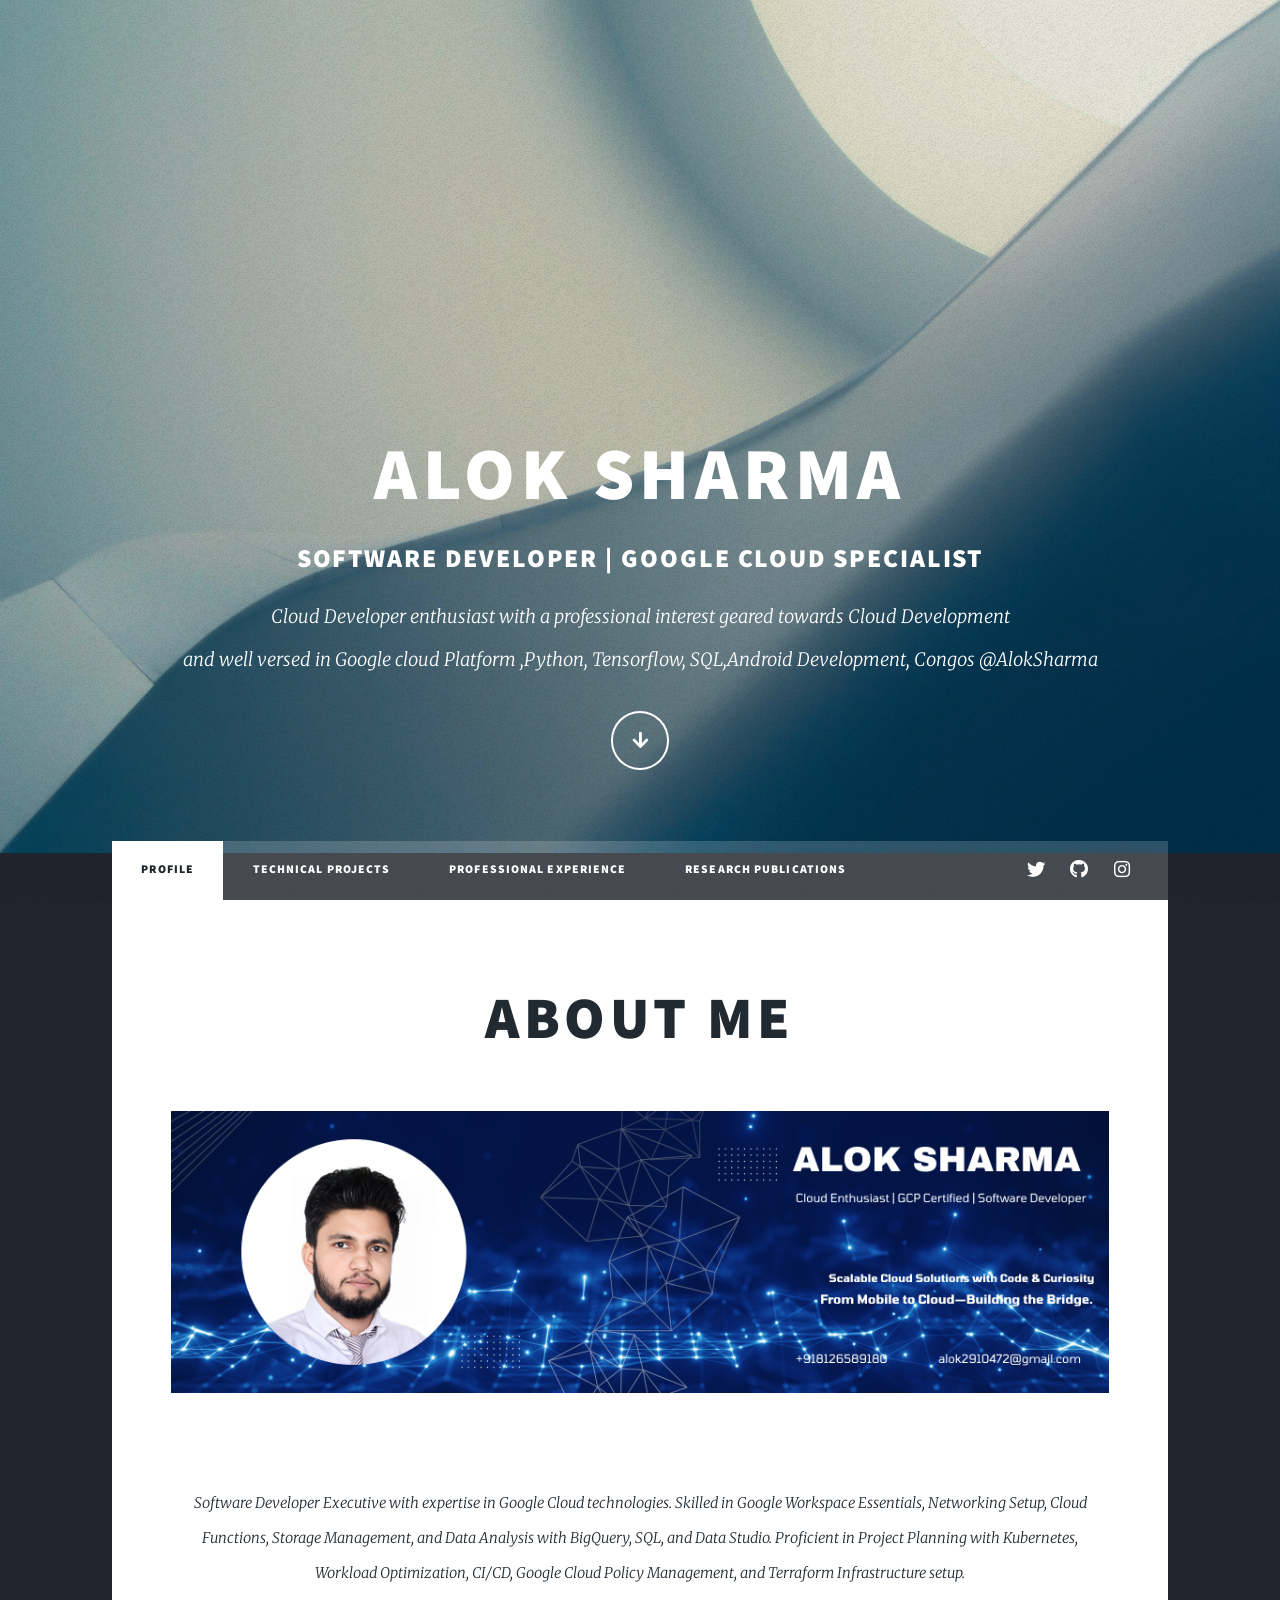
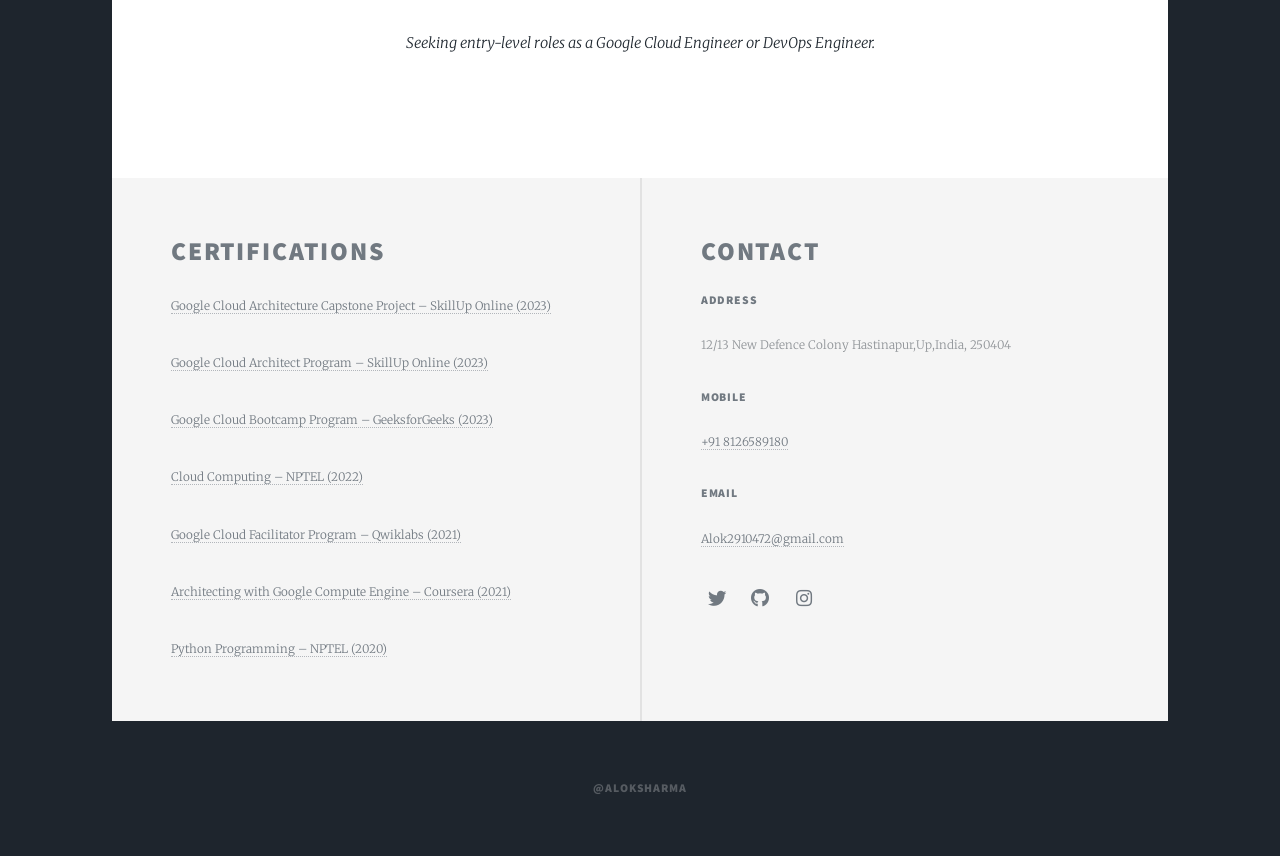
<file: index.html>
<!DOCTYPE HTML>

<html>
	<head>
		<title>Alok The Google Cloud Engineer</title>
		<meta charset="utf-8" />
		<meta name="viewport" content="width=device-width, initial-scale=1, user-scalable=no" />
		<link rel="stylesheet" href="assets/css/main.css" />
		<noscript><link rel="stylesheet" href="assets/css/noscript.css" /></noscript>
		<link rel = "icon" href = 
        "images/logo.jpeg" 
        type = "image/x-icon">
	</head>
	<body class="is-preload">

		<!-- Wrapper -->
			<div id="wrapper" class="fade-in">
				 
				<!-- Intro -->
					<div id="intro">
						<h1>Alok Sharma<br/></h1>
						<h2> Software Developer | Google Cloud Specialist</h2>
						<p>Cloud Developer enthusiast with a professional interest geared towards Cloud Development</a><br />
							and well versed in Google cloud Platform ,Python, Tensorflow, SQL,Android Development, Congos @AlokSharma </p>
						<ul class="actions">
							<li><a href="#header" class="button icon solid solo fa-arrow-down scrolly">Continue</a></li>
						</ul>
					</div>

				<!-- Header -->
					<header id="header">
						<a href="index.html" class="logo">My Portfolio</a>
					</header>

				<!-- Nav -->
					<nav id="nav">
						<ul class="links">
							<li class="active"><a href="index.html">Profile</a></li>
<li><a href="projects.html">Technical Projects</a></li>
<li><a href="experience.html">Professional Experience</a></li>
<li><a href="papers.html">Research Publications</a></li>
</ul>
						<ul class="icons">
							<li><a href="https://twitter.com/Alok2910472" class="icon brands fa-twitter"><span class="label">Twitter</span></a></li>
							<li><a href="https://github.com/aloksharma-1" class="icon brands fa-github"><span class="label">GitHub</span></a></li>
							<li><a href="https://www.instagram.com/heartless_mr_alok/" class="icon brands fa-instagram"><span class="label">Instagram</span></a></li>
			  			</ul>
					</nav>

				<!-- Main -->
					<div id="main">

						<!-- Featured Post -->
							<article class="post featured">
								<header class="major">
									<h1>About Me</h1>
								<a href="https://www.linkedin.com/in/alok-sharma1/" class="image main"><img src="images/LINKEDIN.png" alt="" /></a>
								
									<p><br>Software Developer Executive with expertise in Google Cloud technologies. 
										Skilled in Google Workspace Essentials, Networking Setup, Cloud Functions,
										 Storage Management, and Data Analysis with BigQuery, SQL, and Data Studio.
										  Proficient in Project Planning with Kubernetes, Workload Optimization,
										  CI/CD, Google Cloud Policy Management, and Terraform Infrastructure setup.</br>
									<br>Seeking entry-level roles as a Google Cloud Engineer or DevOps Engineer.</br></p>
				
								</header>
									</article>
					</div>


				<!-- Footer -->
				<footer id="footer">
					<section>
							<h2>Certifications</h2>
							<p>
								<a href="https://courses-in.skillup.online/certificates/bcf0fab29e0e4c8cb40268421a415e46" target="_blank">
									Google Cloud Architecture Capstone Project – SkillUp Online (2023)
								</a>
							</p>
							<p>
								<a href="https://drive.google.com/file/d/1DSexPE64nQcmX7wb_CvqrANfHd3ORhDQ/view" target="_blank">
									Google Cloud Architect Program – SkillUp Online (2023)
								</a>
							</p>
						
							<p>
								<a href="https://drive.google.com/file/d/12oixfLFxs--D_hg8zgLaj5AFrKM84F8e/view" target="_blank">
									Google Cloud Bootcamp Program – GeeksforGeeks (2023)
								</a>
							</p>
						
							<p>
								<a href="https://drive.google.com/file/d/1DSexPE64nQcmX7wb_CvqrANfHd3ORhDQ/view" target="_blank">
									Cloud Computing – NPTEL (2022)
								</a>
							</p>
						
							<p>
								<a href="https://www.linkedin.com/posts/activity-6809899151170662400-xITz/" target="_blank">
									Google Cloud Facilitator Program – Qwiklabs (2021)
								</a>
							</p>
						
							<p>
								<a href="https://coursera.org/share/d559790a526cbc41f84c9ee2e35ba015" target="_blank">
									Architecting with Google Compute Engine – Coursera (2021)
								</a>
							</p>
						
							<p>
								<a href="https://drive.google.com/file/d/1DSexPE64nQcmX7wb_CvqrANfHd3ORhDQ/view" target="_blank">
									Python Programming – NPTEL (2020)
								</a>
							</p>
						</section>
					<section>
						<h2>Contact</h2>
						<dl class="alt">
							<section class="alt">
								<h3>Address</h3>
								<p> 12/13 New Defence Colony Hastinapur,Up,India, 250404</p>
							</section>
							<section class="alt">
								<h3>Mobile</h3>
								<p> <a href="tel:+918126589180">+91 8126589180</p>
							</section>
							<section>
								<h3>Email</h3>
								<p><a href="mailto:Alok2910472@gmail.com">Alok2910472@gmail.com</a></p>
							</section>
						</dl>
						<ul class="icons">
							<li><a href="https://twitter.com/Alok2910472/" class="icon brands fa-twitter"><span class="label">Twitter</span></a></li>
							<li><a href="https://github.com/aloksharma-1/" class="icon brands fa-github"><span class="label">GitHub</span></a></li>
							<li><a href="https://www.instagram.com/heartless_mr_alok/" class="icon brands fa-instagram"><span class="label">Instagram</span></a></li>
						</ul>
					</section>
				
				</footer>
                       <!-- Copyright -->
				<div id="copyright">
                    <ul> @AlokSharma </ul>
                </div>

			</div>

		<!-- Scripts -->
			<script src="assets/js/jquery.min.js"></script>
			<script src="assets/js/jquery.scrollex.min.js"></script>
			<script src="assets/js/jquery.scrolly.min.js"></script>
			<script src="assets/js/browser.min.js"></script>
			<script src="assets/js/breakpoints.min.js"></script>
			<script src="assets/js/util.js"></script>
			<script src="assets/js/main.js"></script>

	</body>
</html>
</file>
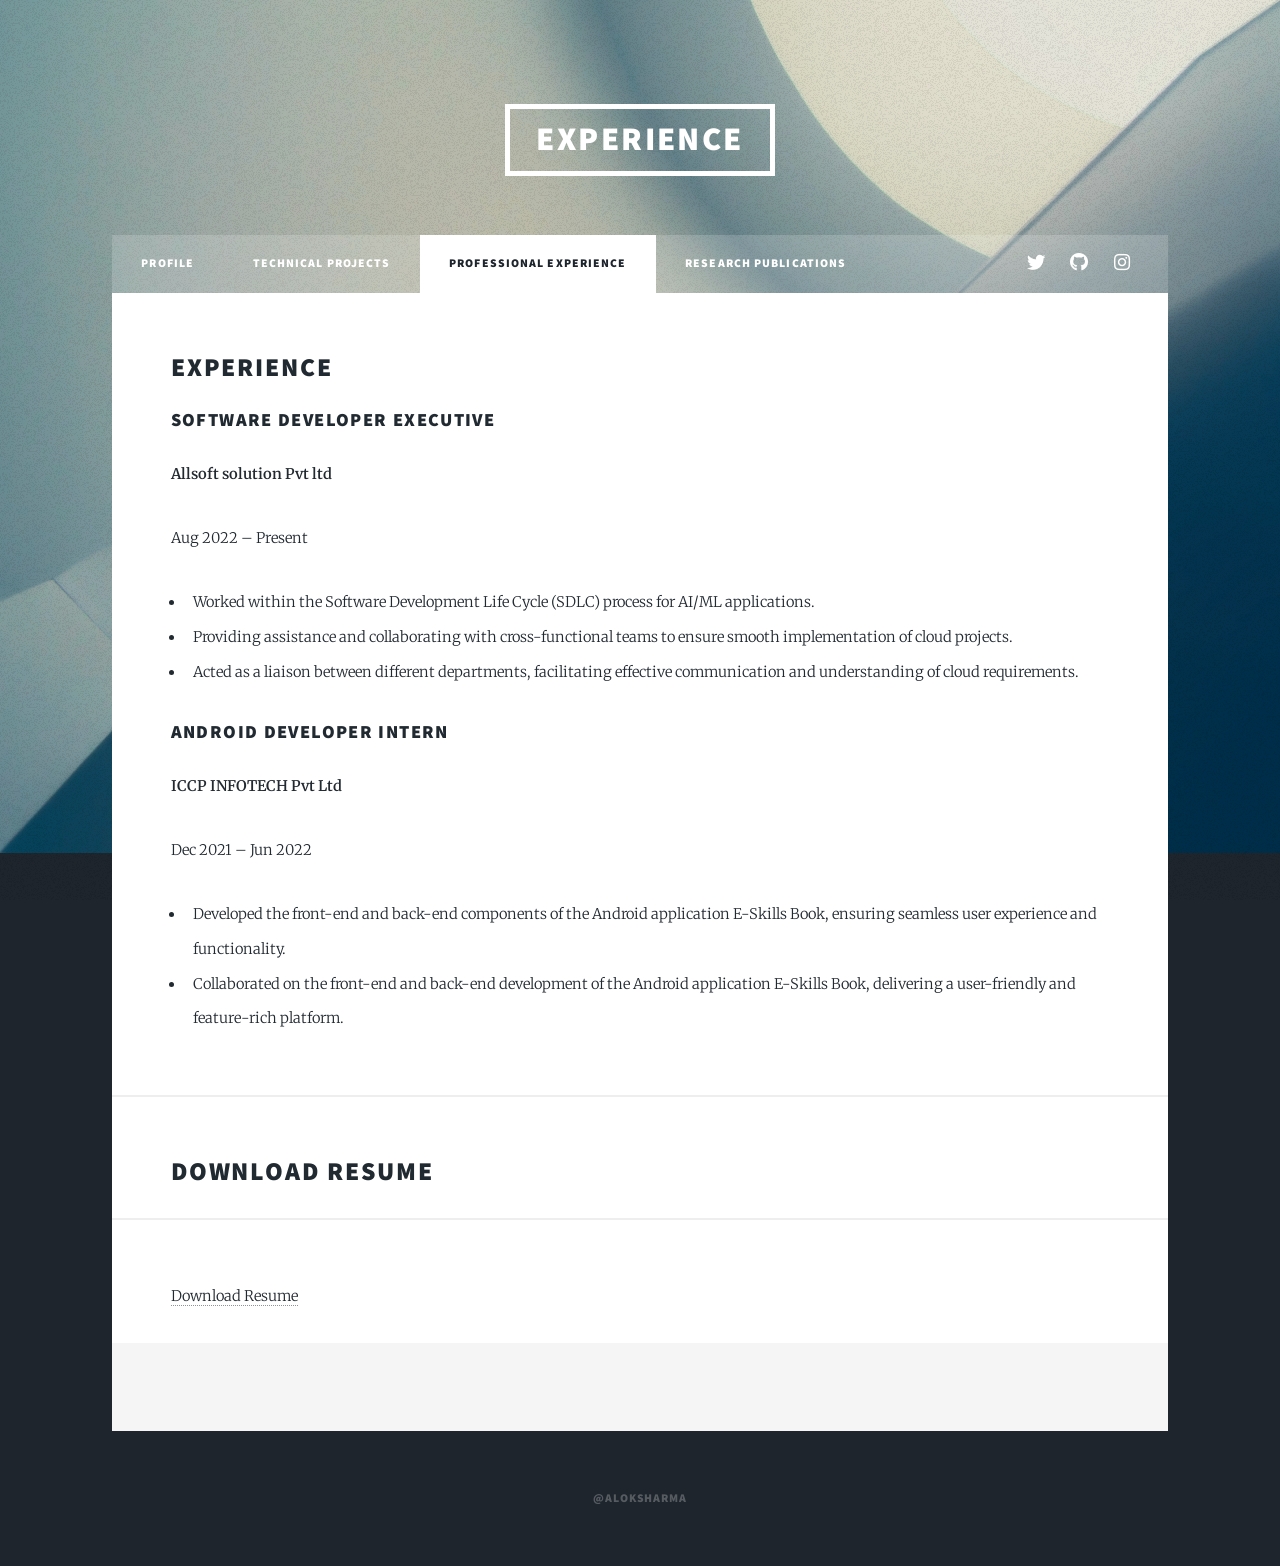
<file: experience.html>
<!DOCTYPE HTML>
<html>
<head>
    <title>Alok The Google Cloud Engineer</title>
    <meta charset="utf-8" />
    <meta name="viewport" content="width=device-width, initial-scale=1, user-scalable=no" />
    <link rel="stylesheet" href="assets/css/main.css" />
    <noscript><link rel="stylesheet" href="assets/css/noscript.css" /></noscript>
    <link rel = "icon" href = 
    "images/logo.jpeg" 
    type = "image/x-icon">
</head>
<body class="is-preload">
    <!-- Wrapper -->
    <div id="wrapper">
        <!-- Header -->
        <header id="header">
            <a href="index.html" class="logo">Experience</a>
        </header>
        <!-- Nav -->
      <!-- Nav -->
					<nav id="nav">
						<ul class="links">
							<li><a href="index.html">Profile</a></li>
<li><a href="projects.html">Technical Projects</a></li>
<li class="active"><a href="experience.html">Professional Experience</a></li>
<li><a href="papers.html">Research Publications</a></li>


                        </ul>
						<ul class="icons">
							<li><a href="https://twitter.com/Alok2910472" class="icon brands fa-twitter"><span class="label">Twitter</span></a></li>
							<li><a href="https://github.com/aloksharma-1" class="icon brands fa-github"><span class="label">GitHub</span></a></li>
							<li><a href="https://www.instagram.com/heartless_mr_alok/" class="icon brands fa-instagram"><span class="label">Instagram</span></a></li>
						</ul>
					</nav>
        <!-- Main -->
        <div id="main">
            <section>
                <h2>Experience</h2>
                <!-- Experience details go here -->
                <div class="experience-item">
                    <h3>Software Developer Executive</h3>
                    <p><strong>Allsoft solution Pvt ltd</strong></p>
                    <p>Aug 2022 – Present</p>
                    <ul>
                        <li>Worked within the Software Development Life Cycle (SDLC) process for AI/ML applications.</li>
                        <li>Providing assistance and collaborating with cross-functional teams to ensure smooth implementation of cloud projects.</li>
                        <li>Acted as a liaison between different departments, facilitating effective communication and understanding of cloud requirements.</li>
                    </ul>
                </div>
                <div class="experience-item">
                    <h3>Android Developer Intern </h3>
                    <p><strong>ICCP INFOTECH Pvt Ltd</strong></p>
                    <p>Dec 2021 – Jun 2022</p>
                    <ul>
                        <li>Developed the front-end and back-end components of the Android application E-Skills Book, ensuring seamless user experience and functionality.</li>
                        <li>Collaborated on the front-end and back-end development of the Android application E-Skills Book, delivering a user-friendly and feature-rich platform.</li>
                    </ul>
                </div>
                <!-- Add more experience items as needed -->
            </section>
                <h2>Download Resume</h2>
                <!-- Resume download link goes here -->
                <p><a href="Downloads/profile_alok.pdf" download>Download Resume</a></p>
            </section>
        </div>
        <!-- Footer -->
        <footer id="footer">
            <section>
                <!-- <h2>Services - Update Soon</h2> -->
            </section>
        </footer>
    </div>
    <!-- Copyright -->
    <div id="copyright">
        <ul> @AlokSharma </ul>
    </div>
    <!-- Scripts -->
    <script src="assets/js/jquery.min.js"></script>
    <script src="assets/js/jquery.scrollex.min.js"></script>
    <script src="assets/js/jquery.scrolly.min.js"></script>
    <script src="assets/js/browser.min.js"></script>
    <script src="assets/js/breakpoints.min.js"></script>
    <script src="assets/js/util.js"></script>
    <script src="assets/js/main.js"></script>
</body>
</html>
</file>
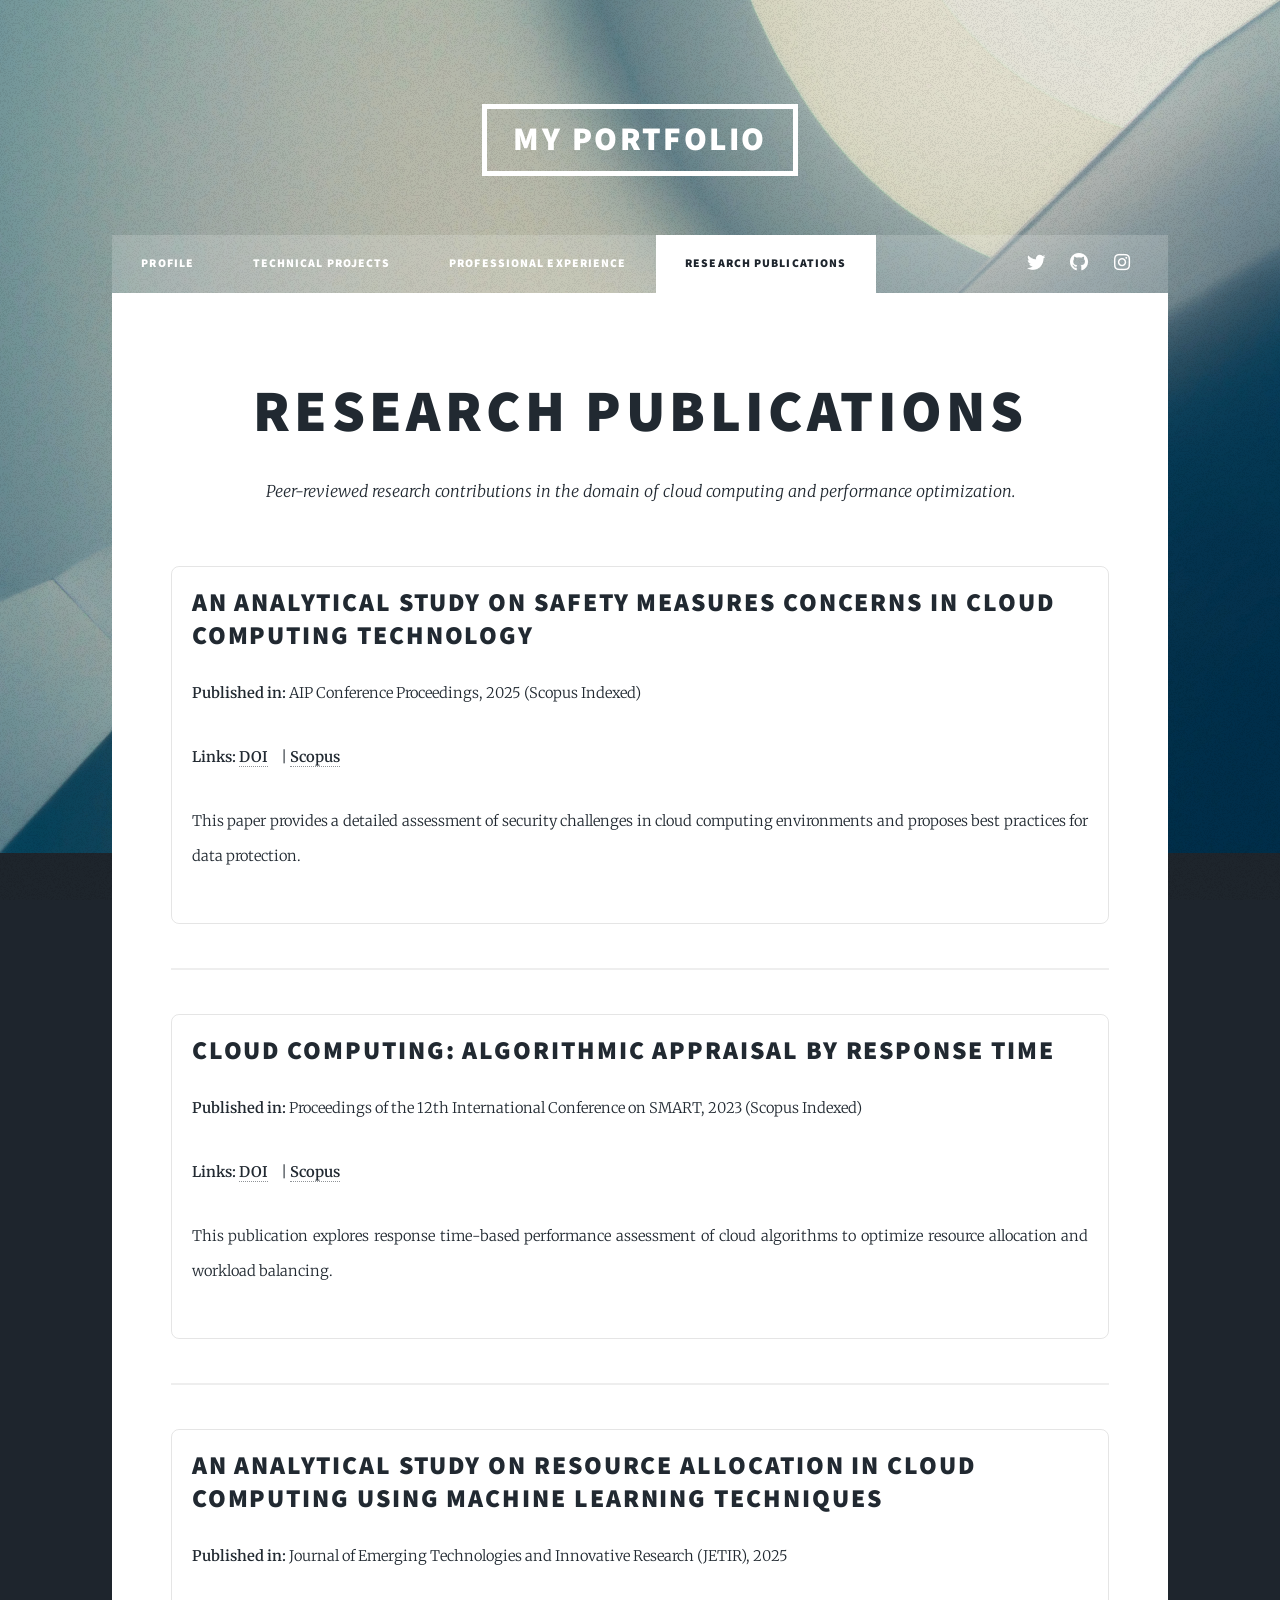
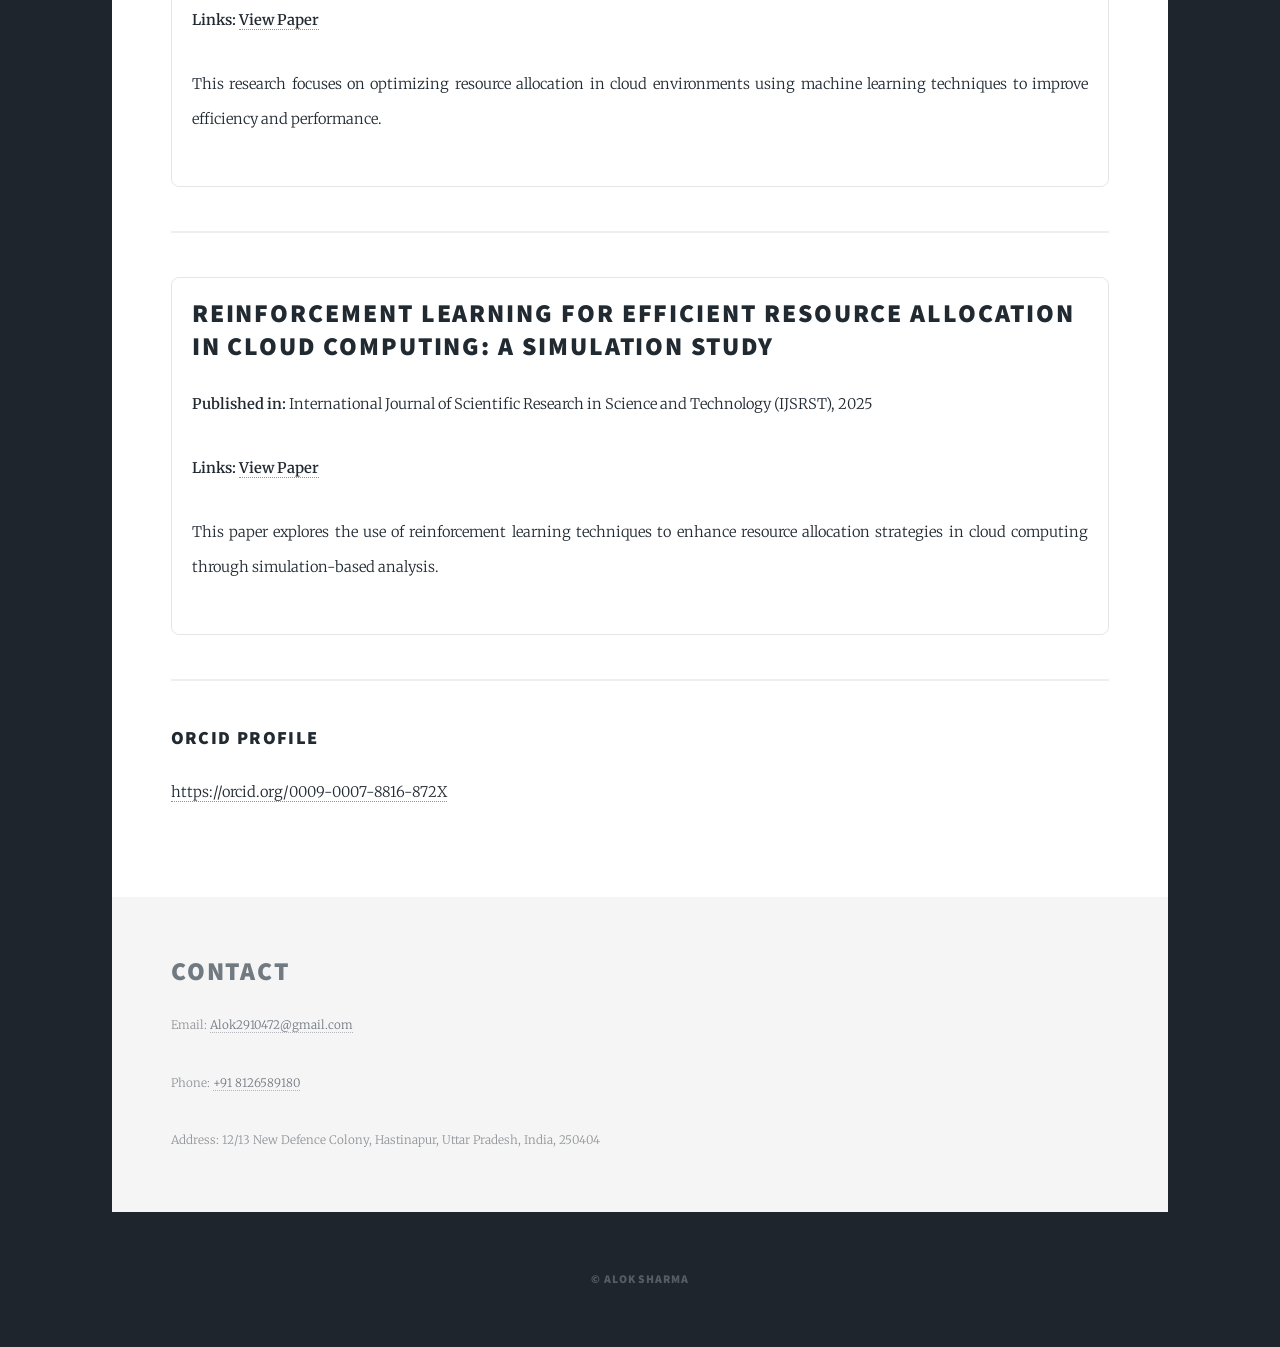
<file: papers.html>
<!DOCTYPE HTML>
<html>
<head>
    <title>Research Publications | Alok Sharma</title>
    <meta charset="utf-8" />
    <meta name="viewport" content="width=device-width, initial-scale=1, user-scalable=no" />
    <link rel="stylesheet" href="assets/css/main.css" />
    <link rel="icon" href="images/logo.jpeg" type="image/x-icon">

    <!-- UI Enhancement (Theme Safe) -->
    <style>
        .paper-card {
            padding: 20px;
            border-radius: 8px;
            border: 1px solid rgba(0,0,0,0.1);
            margin-bottom: 25px;
            transition: 0.2s ease;
            background: inherit;
        }

        .paper-card:hover {
            transform: translateY(-3px);
        }

        .paper-links a {
            margin-right: 10px;
            font-weight: 600;
        }
    </style>
</head>

<body class="is-preload">

<div id="wrapper">

    <!-- Header -->
    <header id="header">
        <a href="index.html" class="logo">My Portfolio</a>
    </header>

    <!-- Nav -->
    <nav id="nav">
        <ul class="links">
            <li><a href="index.html">Profile</a></li>
            <li><a href="projects.html">Technical Projects</a></li>
            <li><a href="experience.html">Professional Experience</a></li>
            <li class="active"><a href="papers.html">Research Publications</a></li>
        </ul>
        <ul class="icons">
            <li><a href="https://twitter.com/Alok2910472" class="icon brands fa-twitter"><span class="label">Twitter</span></a></li>
            <li><a href="https://github.com/aloksharma-1" class="icon brands fa-github"><span class="label">GitHub</span></a></li>
            <li><a href="https://www.instagram.com/heartless_mr_alok/" class="icon brands fa-instagram"><span class="label">Instagram</span></a></li>
        </ul>
    </nav>

    <!-- Main -->
    <div id="main">
        <section class="post">
            <header class="major">
                <h1>Research Publications</h1>
                <p>Peer-reviewed research contributions in the domain of cloud computing and performance optimization.</p>
            </header>

            <!-- Paper 1 -->
            <div class="paper-card">
                <h2>An Analytical Study on Safety Measures Concerns in Cloud Computing Technology</h2>
                
                <p><strong>Published in:</strong> AIP Conference Proceedings, 2025 (Scopus Indexed)</p>
                
                <p class="paper-links">
                    <strong>Links:</strong> 
                    <a href="https://doi.org/10.1063/5.0247117" target="_blank">DOI</a> | 
                    <a href="http://www.scopus.com/inward/record.url?eid=2-s2.0-85218707840&partnerID=MN8TOARS" target="_blank">Scopus</a>
                </p>

                <p>This paper provides a detailed assessment of security challenges in cloud computing environments and proposes best practices for data protection.</p>
            </div>

            <hr>

            <!-- Paper 2 -->
            <div class="paper-card">
                <h2>Cloud Computing: Algorithmic Appraisal by Response Time</h2>
                
                <p><strong>Published in:</strong> Proceedings of the 12th International Conference on SMART, 2023 (Scopus Indexed)</p>
                
                <p class="paper-links">
                    <strong>Links:</strong> 
                    <a href="https://doi.org/10.1109/SMART59791.2023.10428626" target="_blank">DOI</a> | 
                    <a href="http://www.scopus.com/inward/record.url?eid=2-s2.0-85186744663&partnerID=MN8TOARS" target="_blank">Scopus</a>
                </p>

                <p>This publication explores response time-based performance assessment of cloud algorithms to optimize resource allocation and workload balancing.</p>
            </div>

            <hr>

            <!-- Paper 3 -->
            <div class="paper-card">
                <h2>An Analytical Study on Resource Allocation in Cloud Computing Using Machine Learning Techniques</h2>
                
                <p><strong>Published in:</strong> Journal of Emerging Technologies and Innovative Research (JETIR), 2025</p>
                
                <p class="paper-links">
                    <strong>Links:</strong> 
                    <a href="https://www.jetir.org/papers/JETIR2506561.pdf" target="_blank">View Paper</a>
                </p>

                <p>This research focuses on optimizing resource allocation in cloud environments using machine learning techniques to improve efficiency and performance.</p>
            </div>

            <hr>

            <!-- Paper 4 -->
            <div class="paper-card">
                <h2>Reinforcement Learning for Efficient Resource Allocation in Cloud Computing: A Simulation Study</h2>
                
                <p><strong>Published in:</strong> International Journal of Scientific Research in Science and Technology (IJSRST), 2025</p>
                
                <p class="paper-links">
                    <strong>Links:</strong> 
                    <a href="https://ijsrst.com/index.php/home/article/view/IJSRST251381/IJSRST251381" target="_blank">View Paper</a>
                </p>

                <p>This paper explores the use of reinforcement learning techniques to enhance resource allocation strategies in cloud computing through simulation-based analysis.</p>
            </div>

            <hr>

            <!-- ORCID -->
            <h3>ORCID Profile</h3>
            <p>
                <a href="https://orcid.org/0009-0007-8816-872X" target="_blank">
                    https://orcid.org/0009-0007-8816-872X
                </a>
            </p>

        </section>
    </div>

    <!-- Footer -->
    <footer id="footer">
        <section>
            <h2>Contact</h2>
            <p>Email: <a href="mailto:Alok2910472@gmail.com">Alok2910472@gmail.com</a></p>
            <p>Phone: <a href="tel:+918126589180">+91 8126589180</a></p>
            <p>Address: 12/13 New Defence Colony, Hastinapur, Uttar Pradesh, India, 250404</p>
        </section>
    </footer>

    <!-- Copyright -->
    <div id="copyright">
        <ul><li>© Alok Sharma</li></ul>
    </div>

</div>

<!-- Scripts -->
<script src="assets/js/jquery.min.js"></script>
<script src="assets/js/jquery.scrollex.min.js"></script>
<script src="assets/js/jquery.scrolly.min.js"></script>
<script src="assets/js/browser.min.js"></script>
<script src="assets/js/breakpoints.min.js"></script>
<script src="assets/js/util.js"></script>
<script src="assets/js/main.js"></script>

</body>
</html>
</file>
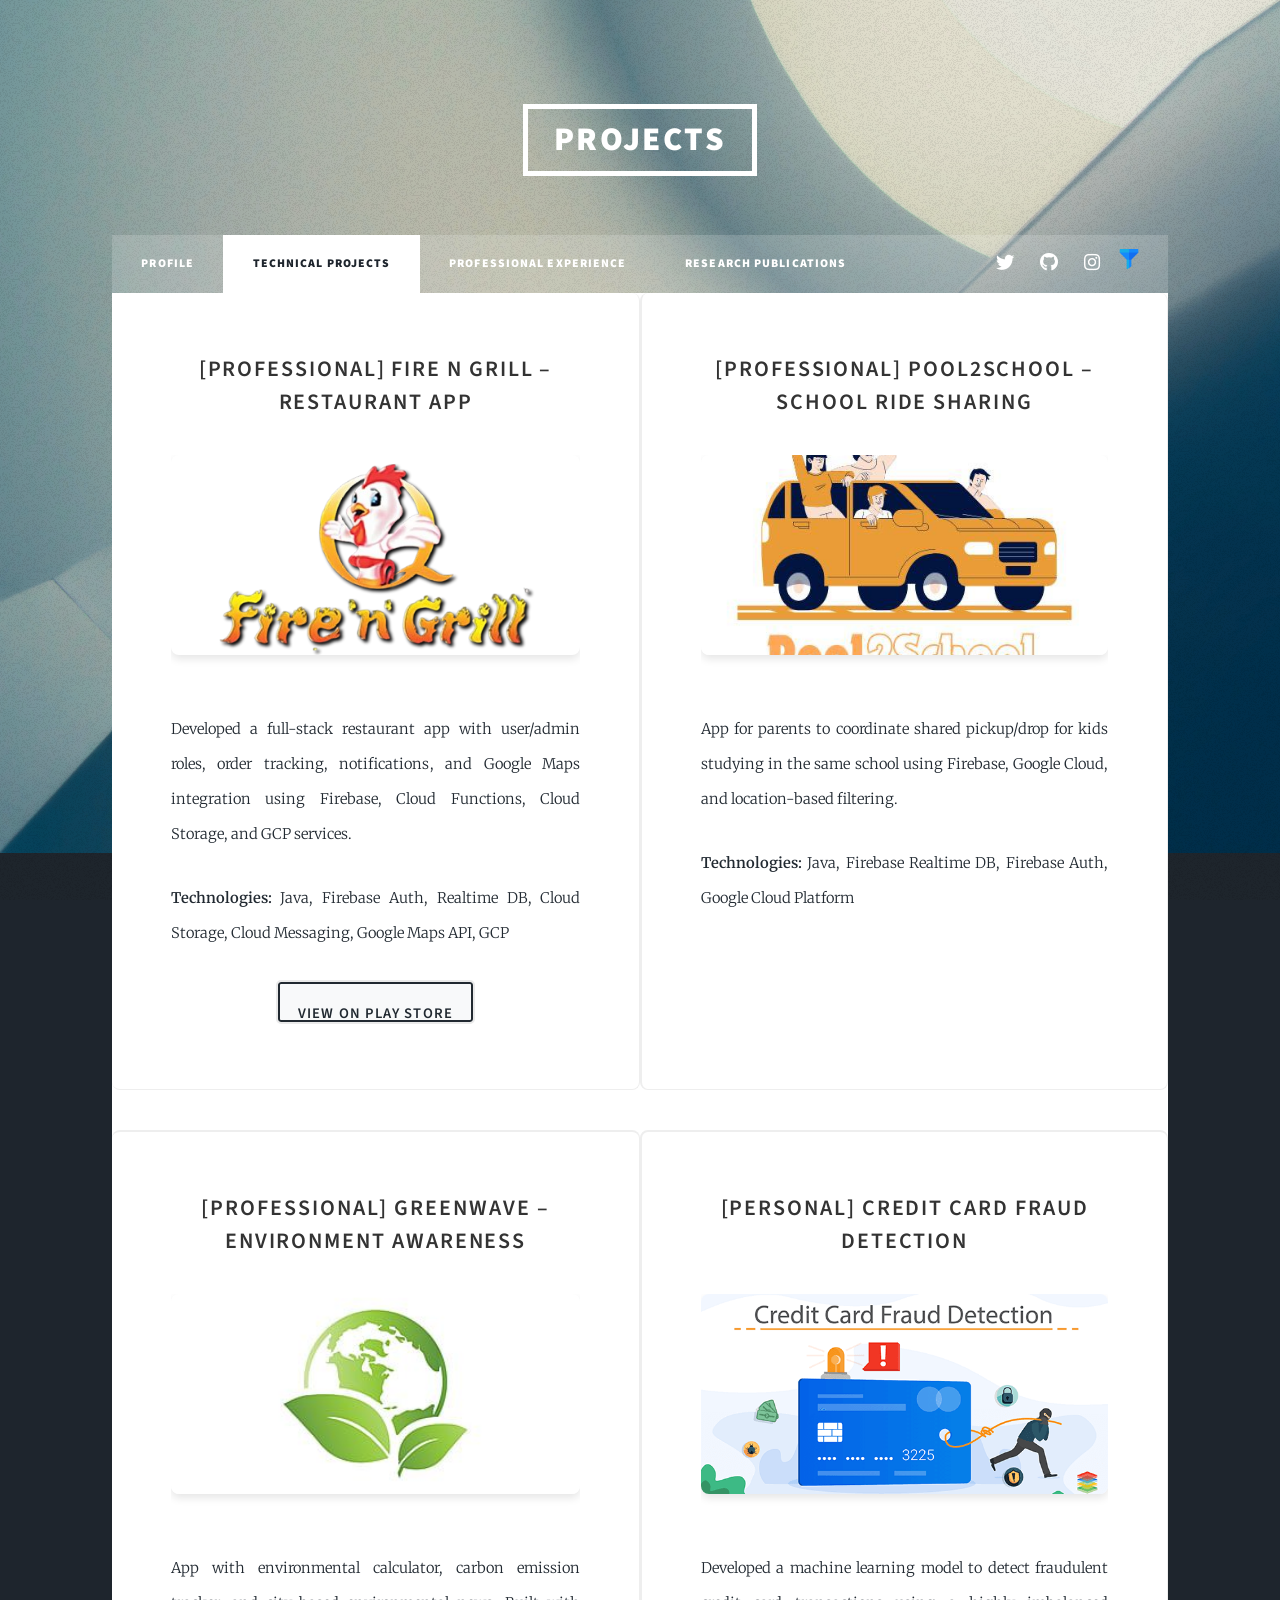
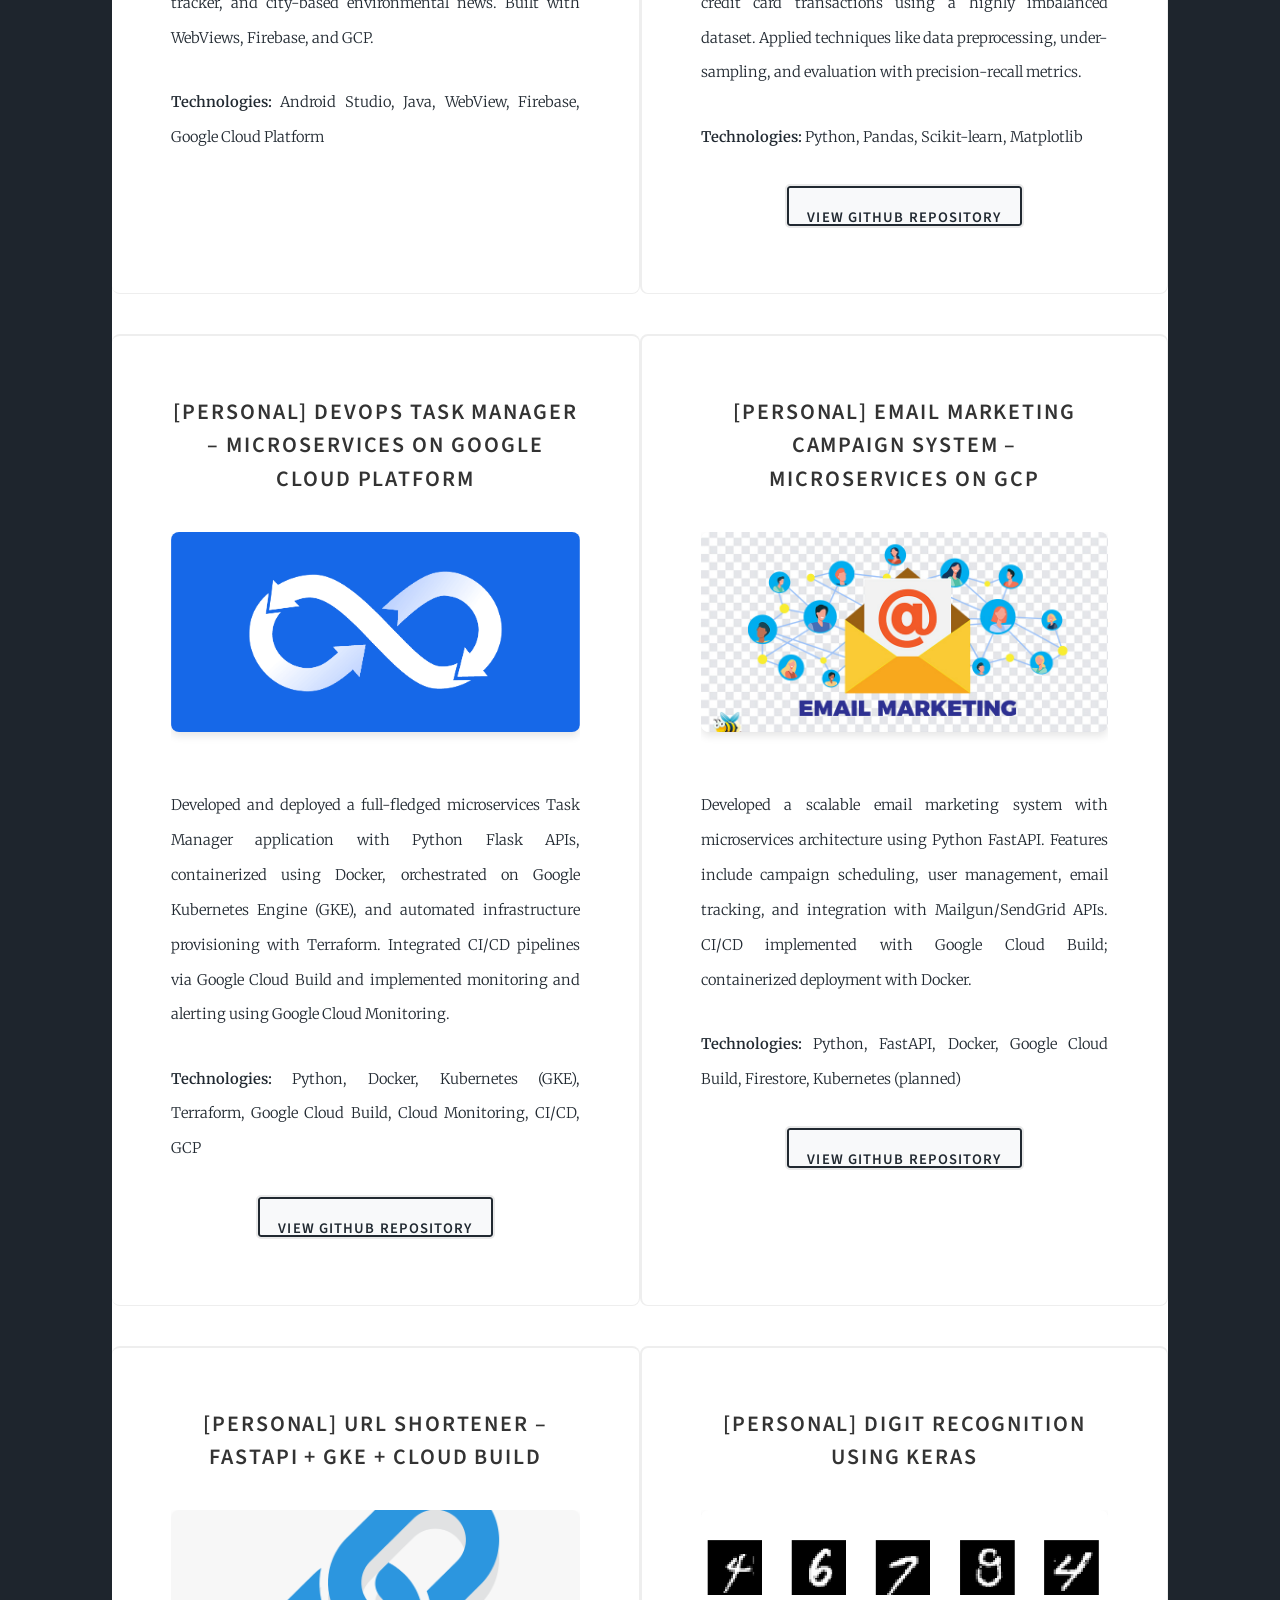
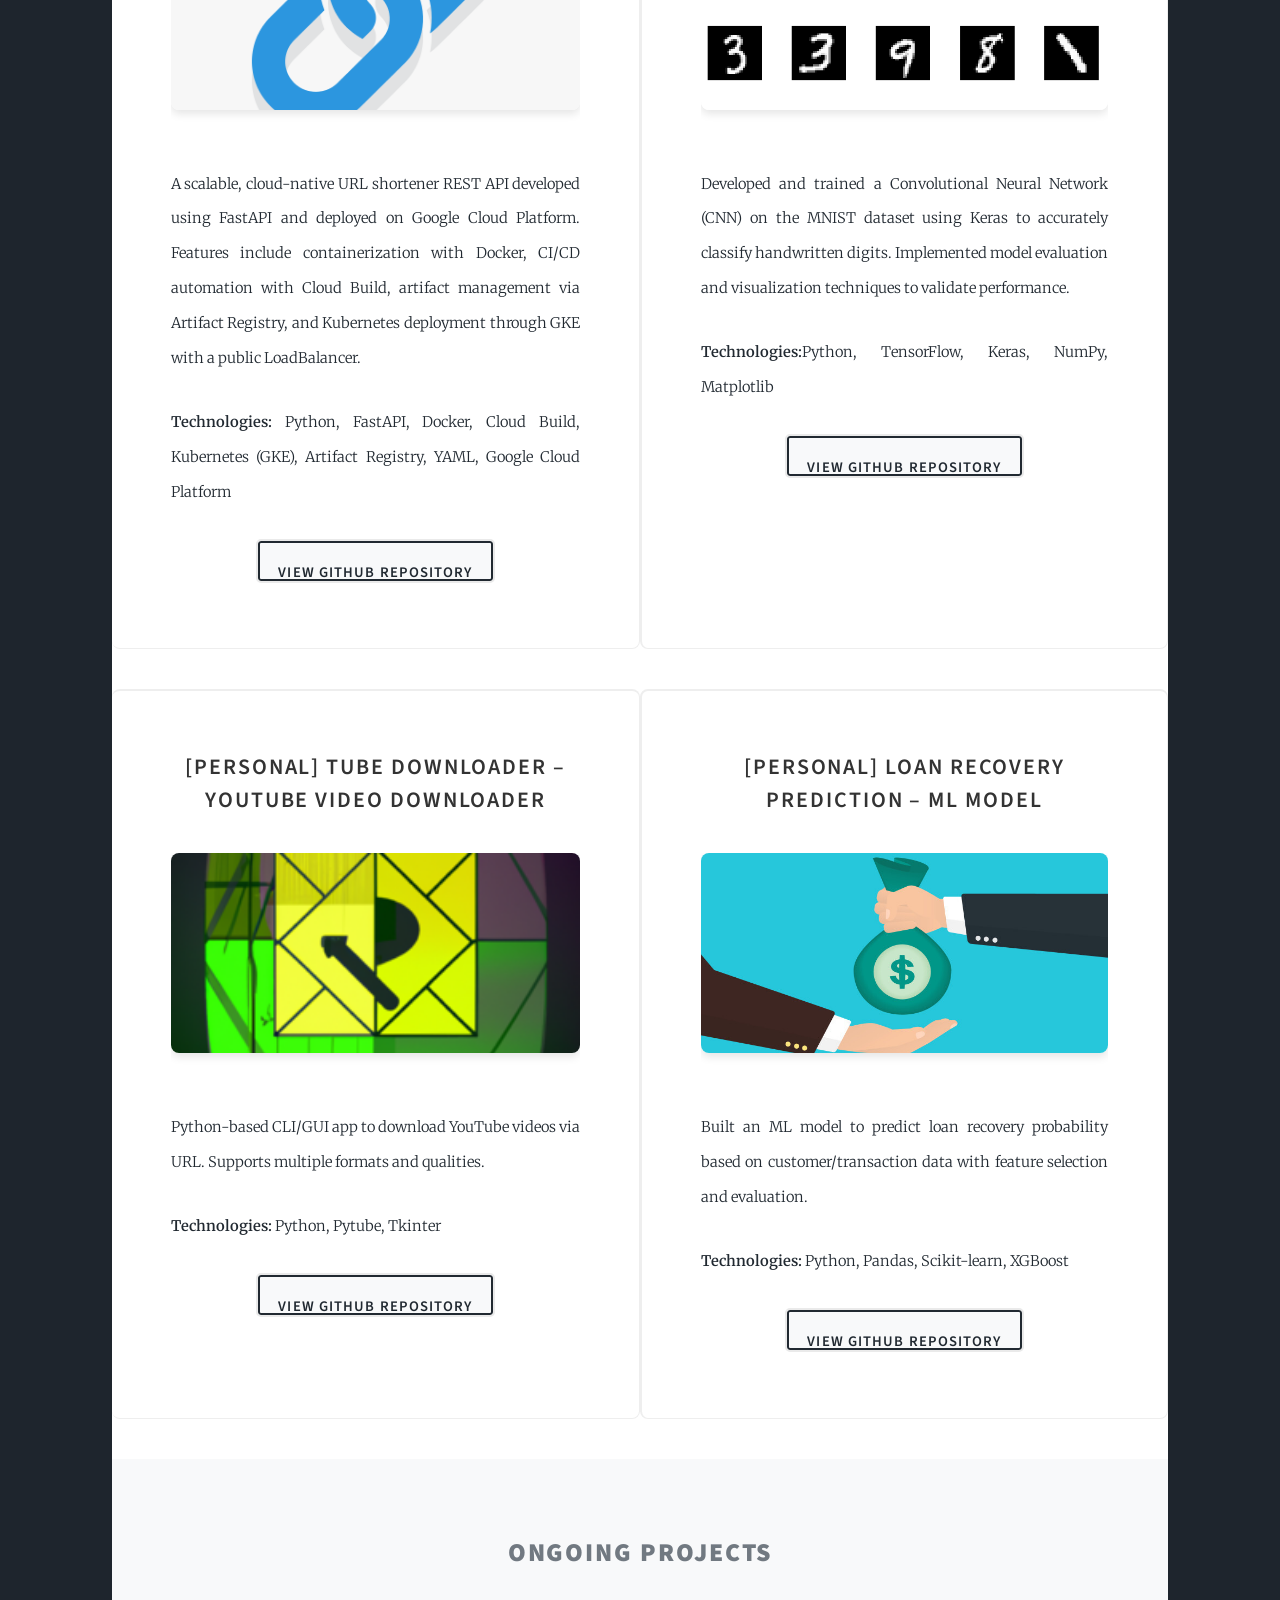
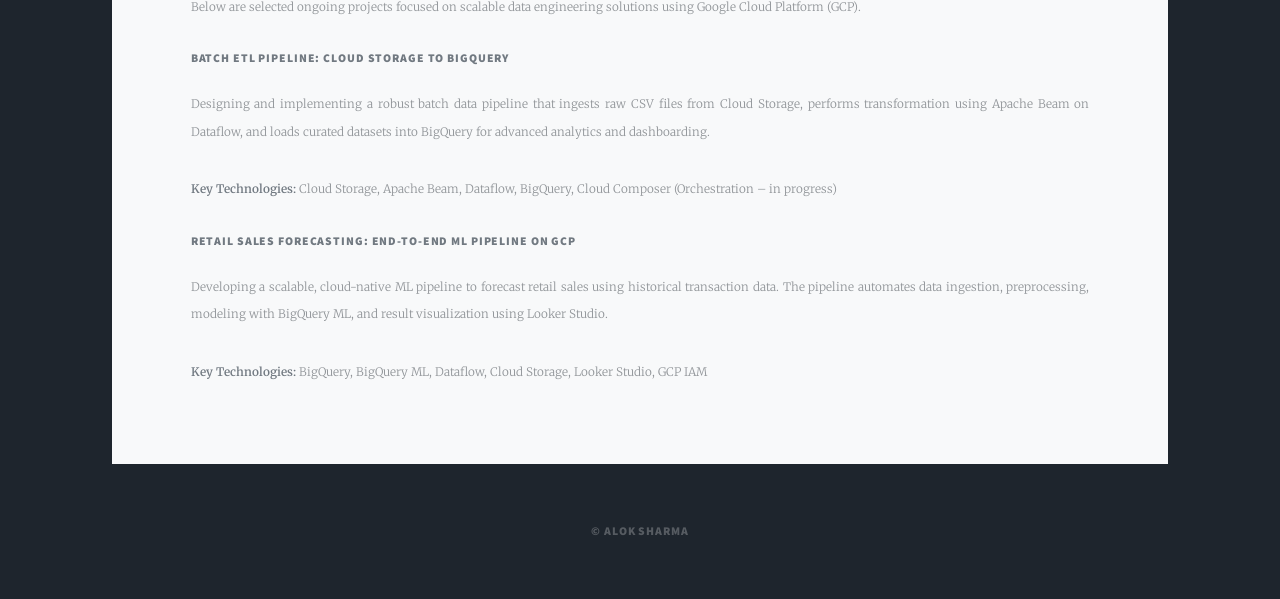
<file: projects.html>
<!DOCTYPE HTML>
<html>
<head>
    <title>Alok The Google Cloud Engineer</title>
    <meta charset="utf-8" />
    <meta name="viewport" content="width=device-width, initial-scale=1, user-scalable=no" />
    <link rel="stylesheet" href="assets/css/main.css" />
    <noscript><link rel="stylesheet" href="assets/css/noscript.css" /></noscript>
    <link rel="icon" href="images/logo.jpeg" type="image/x-icon">
    <style>
        /* Standardizing the project image size */
        .project-image {
            width: 100%;
            height: 200px; /* Fixed height for uniformity */
            object-fit: cover;  /* Ensures the image covers the container without stretching */
            border-radius: 8px;  /* Optional: Adds rounded corners */
            box-shadow: 0 4px 8px rgba(0, 0, 0, 0.1);  /* Optional: Adds subtle shadow */
            margin-bottom: 20px;  /* Space below images */
        }

        /* Standardizing article layout */
        .posts article {
            margin-bottom: 40px; /* Space between articles */
            padding: 20px;
            border: 1px solid #eaeaea; /* Light border */
            border-radius: 8px; /* Rounded corners for articles */
            transition: box-shadow 0.3s ease-in-out;
        }

        /* Hover effect for articles */
        .posts article:hover {
            box-shadow: 0 4px 16px rgba(0, 0, 0, 0.2);
        }

        /* Button Styling (Matching portfolio background color) */
        .button {
            display: inline-block;
            padding: 10px 20px;
            background-color: #f8f9fa; /* Light gray background (same as portfolio) */
            color: #333;
            text-decoration: none;
            border-radius: 5px;
            transition: background-color 0.3s ease, color 0.3s ease;
            border: 2px solid #eaeaea; /* Light border matching the background */
            font-size: 1rem;
            font-weight: 600;
        }

        .button:hover {
            background-color: #eaeaea; /* Darker shade on hover */
            color: #007bff; /* Change text color to blue on hover */
            border-color: #007bff; /* Blue border on hover */
        }

        /* Title styling */
        h2 a {
            font-size: 1.5rem;
            font-weight: 600;
            color: #333;
            text-decoration: none;
            transition: color 0.3s ease;
        }

        h2 a:hover {
            color: #007bff;
        }

        /* Footer */
        footer#footer {
            background-color: #f8f9fa;
            padding: 20px;
            text-align: center;
        }

        /* Responsive adjustments */
        @media (max-width: 768px) {
            .project-image {
                height: 150px;  /* Adjust height for smaller screens */
            }
        }

        .filter-button {
    margin: 5px 10px;
    padding: 10px 18px;
    background-color: #f8f9fa;
    color: #333;
    border: 2px solid #ccc;
    border-radius: 6px;
    font-weight: 600;
    cursor: pointer;
    transition: all 0.3s ease;
}

.filter-button:hover {
    background-color: #007bff;
    color: white;
    border-color: #007bff;
}

    </style>
</head>
<body class="is-preload">

    <!-- Wrapper -->
    <div id="wrapper">

        <!-- Header -->
        <header id="header">
            <a href="index.html" class="logo">Projects</a>
        </header>

        <!-- Nav -->
        <nav id="nav">
  <ul class="links">
    <li><a href="index.html">Profile</a></li>
    <li class="active"><a href="projects.html">Technical Projects</a></li>
    <li><a href="experience.html">Professional Experience</a></li>
    <li><a href="papers.html">Research Publications</a></li>                
  </ul>
  <ul class="icons">
    <li><a href="https://twitter.com/Alok2910472" class="icon brands fa-twitter"><span class="label">Twitter</span></a></li>
    <li><a href="https://github.com/aloksharma-1" class="icon brands fa-github"><span class="label">GitHub</span></a></li>
    <li><a href="https://www.instagram.com/heartless_mr_alok/" class="icon brands fa-instagram"><span class="label">Instagram</span></a></li>
    <li style="position: relative;">
      <!-- Filter icon -->
      <img id="filter-icon" src="images/filter.png" alt="Filter" style="cursor:pointer; width:20px; height:20px; user-select:none;" title="Filter Projects" />

      <!-- Dropdown filter (initially hidden) -->
      <select id="filter-select" onchange="filterProjects(this.value)" style="
        position: absolute;
        top: 30px;
        right: 0;
        padding: 8px 12px;
        font-size: 1rem;
        border-radius: 6px;
        border: 1px solid #ccc;
        background-color: rgba(255, 255, 255, 0.95);
        color: #333;
        cursor: pointer;
        display: none;
        font-weight: 600;
        min-width: 140px;
        z-index: 1000;
      ">
        <option value="all">All Projects</option>
        <option value="professional">Professional</option>
        <option value="personal">Personal</option>
        <option value="ml">ML</option>
        <option value="cloud">Cloud</option>
      </select>
    </li>
  </ul>
</nav>

<script>
  const filterIcon = document.getElementById('filter-icon');
  const filterSelect = document.getElementById('filter-select');

  filterIcon.addEventListener('click', () => {
    // Toggle dropdown visibility
    if (filterSelect.style.display === 'block') {
      filterSelect.style.display = 'none';
    } else {
      filterSelect.style.display = 'block';
      filterSelect.focus();
    }
  });

  // Optional: Hide dropdown if clicked outside
  document.addEventListener('click', (e) => {
    if (!filterIcon.contains(e.target) && !filterSelect.contains(e.target)) {
      filterSelect.style.display = 'none';
    }
  });

  function filterProjects(category) {
    const articles = document.querySelectorAll('.posts article');

    articles.forEach(article => {
      const matches = category === 'all' || article.classList.contains(category);
      article.style.display = matches ? 'block' : 'none';
    });
  }
</script>

        <!-- Main -->
        <div id="main">

            <!-- Projects -->
            <section class="posts">

          <!-- Inside your <section class="posts"> section -->


<!-- Fire N Grill -->
<article class="project professional cloud">
    <header>
        <h2><a>[Professional] Fire N Grill – Restaurant App</a></h2>
    </header>
    <a class="image fit"><img src="images/firengrill.png" alt="Fire N Grill App" class="project-image" /></a>
    <p>Developed a full-stack restaurant app with user/admin roles, order tracking, notifications, and Google Maps integration using Firebase, Cloud Functions, Cloud Storage, and GCP services.</p>
    <p><strong>Technologies:</strong> Java, Firebase Auth, Realtime DB, Cloud Storage, Cloud Messaging, Google Maps API, GCP</p>
    <ul class="actions special">
        <li><a href="https://play.google.com/store/apps/details?id=com.alokdev21.foodapk&hl=en_IN" class="button">View on Play Store</a></li>
    </ul>
</article>

<!-- Pool2School -->
<article class="project professional cloud">
    <header>
        <h2><a>[Professional] Pool2School – School Ride Sharing</a></h2>
    </header>
    <a class="image fit"><img src="images/pool2school.jpg" alt="Pool2School App" class="project-image" /></a>
    <p>App for parents to coordinate shared pickup/drop for kids studying in the same school using Firebase, Google Cloud, and location-based filtering.</p>
    <p><strong>Technologies:</strong> Java, Firebase Realtime DB, Firebase Auth, Google Cloud Platform</p>
</article>

<!-- Greenwave -->
<article class="project professional cloud" >
    <header>
        <h2><a>[Professional] Greenwave – Environment Awareness</a></h2>
    </header>
    <a class="image fit"><img src="images/greenwave.png" alt="Greenwave App" class="project-image" /></a>
    <p>App with environmental calculator, carbon emission tracker, and city-based environmental news. Built with WebViews, Firebase, and GCP.</p>
    <p><strong>Technologies:</strong> Android Studio, Java, WebView, Firebase, Google Cloud Platform</p>
</article>

<!-- Credit Card Fraud Detection -->
<article class="project personal ml">
    <header>
        <h2><a>[Personal] Credit Card Fraud Detection</a></h2>
    </header>
    <a class="image fit"><img src="images/creditcard.png" alt="Credit Card Fraud Detection" class="project-image" /></a>
    <p>Developed a machine learning model to detect fraudulent credit card transactions using a highly imbalanced dataset. Applied techniques like data preprocessing, under-sampling, and evaluation with precision-recall metrics.</p>
    <p><strong>Technologies:</strong> Python, Pandas, Scikit-learn, Matplotlib</p>
    <ul class="actions special">
        <li><a href="https://github.com/aloksharma-1/Credit-card-fraud-detection-Full-project" class="button">View GitHub Repository</a></li>
    </ul>
</article>

<!-- DevOps Task Manager – Microservices on GCP -->
<article class="project personal cloud">
    <header>
        <h2>
            <a href="https://github.com/aloksharma-1/devops-python-microservices" target="_blank" rel="noopener noreferrer">
                [Personal] DevOps Task Manager – Microservices on Google Cloud Platform
            </a>
        </h2>
    </header>
    <a class="image fit">
        <img src="images/devops-gcp.png" alt="DevOps Task Manager on GCP" class="project-image" />
    </a>
    <p>
        Developed and deployed a full-fledged microservices Task Manager application with Python Flask APIs, containerized using Docker, orchestrated on Google Kubernetes Engine (GKE), and automated infrastructure provisioning with Terraform. Integrated CI/CD pipelines via Google Cloud Build and implemented monitoring and alerting using Google Cloud Monitoring.
    </p>
    <p>
        <strong>Technologies:</strong> Python, Docker, Kubernetes (GKE), Terraform, Google Cloud Build, Cloud Monitoring, CI/CD, GCP
    </p>
    <ul class="actions special">
        <li>
            <a href="https://github.com/aloksharma-1/devops-python-microservices" class="button" target="_blank" rel="noopener noreferrer">
                View GitHub Repository
            </a>
        </li>
    </ul>
</article>

<!-- Email Marketing Campaign System -->
<article class="project personal cloud">
    <header>
        <h2>
            <a href="https://github.com/aloksharma-1/email-campaign-system" target="_blank" rel="noopener noreferrer">
                [Personal] Email Marketing Campaign System – Microservices on GCP
            </a>
        </h2>
    </header>
    <a class="image fit">
        <img src="images/email-campaign-system.png" alt="Email Marketing Campaign System" class="project-image" />
    </a>
    <p>
        Developed a scalable email marketing system with microservices architecture using Python FastAPI. Features include campaign scheduling, user management, email tracking, and integration with Mailgun/SendGrid APIs. CI/CD implemented with Google Cloud Build; containerized deployment with Docker.
    </p>
    <p><strong>Technologies:</strong> Python, FastAPI, Docker, Google Cloud Build, Firestore, Kubernetes (planned)</p>
    <ul class="actions special">
        <li>
            <a href="https://github.com/aloksharma-1/email-campaign-system" class="button" target="_blank" rel="noopener noreferrer">
                View GitHub Repository
            </a>
        </li>
    </ul>
</article>
<!-- URL Shortener with GCP -->
<article class="project personal cloud">
    <header>
        <h2>
            <a href="https://github.com/aloksharma-1/url-shortener" target="_blank">
                [Personal] URL Shortener – FastAPI + GKE + Cloud Build
            </a>
        </h2>
    </header>
    <a class="image fit">
        <img src="images/url-shortener.png" alt="URL Shortener Project" class="project-image" />
    </a>
    <p>
        A scalable, cloud-native URL shortener REST API developed using FastAPI and deployed on Google Cloud Platform. Features include containerization with Docker, CI/CD automation with Cloud Build, artifact management via Artifact Registry, and Kubernetes deployment through GKE with a public LoadBalancer.
    </p>
    <p>
        <strong>Technologies:</strong> Python, FastAPI, Docker, Cloud Build, Kubernetes (GKE), Artifact Registry, YAML, Google Cloud Platform
    </p>
    <ul class="actions special">
        <li>
            <a href="https://github.com/aloksharma-1/url-shortener" class="button" target="_blank">
                View GitHub Repository
            </a>
        </li>
    </ul>
</article>

<!-- Handwritten Digit Recognition -->
<article class="project personal ml">
    <header>
        <h2><a>[Personal] Digit Recognition using Keras</a></h2>
    </header>
    <a class="image fit"><img src="images/handwritten.png" alt="Digit Recognition" class="project-image" /></a>
    <p>Developed and trained a Convolutional Neural Network (CNN) on the MNIST dataset using Keras to accurately classify handwritten digits. Implemented model evaluation and visualization techniques to validate performance.</p>
    <p><strong>Technologies:</strong>Python, TensorFlow, Keras, NumPy, Matplotlib</p>
    <ul class="actions special">
        <li><a href="https://github.com/aloksharma-1/Handwritten-Digit-Recognition" class="button">View GitHub Repository</a></li>
    </ul>
</article>

<!-- Tube Downloader -->
<article class="project personal ml">
    <header>
        <h2><a>[Personal] Tube Downloader – YouTube Video Downloader</a></h2>
    </header>
    <a class="image fit"><img src="images/icon.ico" alt="Tube Downloader" class="project-image" /></a>
    <p>Python-based CLI/GUI app to download YouTube videos via URL. Supports multiple formats and qualities.</p>
    <p><strong>Technologies:</strong> Python, Pytube, Tkinter</p>
    <ul class="actions special">
        <li><a href="https://github.com/aloksharma-1/TubeDownloader" class="button">View GitHub Repository</a></li>
    </ul>
</article>

<!-- Loan Recovery Prediction -->
<article class="project personal ml">
    <header>
        <h2><a>[Personal] Loan Recovery Prediction – ML Model</a></h2>
    </header>
    <a class="image fit"><img src="images/loanrecovery.png" alt="Loan Recovery Prediction" class="project-image" /></a>
    <p>Built an ML model to predict loan recovery probability based on customer/transaction data with feature selection and evaluation.</p>
    <p><strong>Technologies:</strong> Python, Pandas, Scikit-learn, XGBoost</p>
    <ul class="actions special">
        <li><a href="https://github.com/aloksharma-1/Loan_Prediction" class="button">View GitHub Repository</a></li>
    </ul>
</article>



            </section>
        </div>

        <!-- Footer -->
       <!-- Footer -->
<footer id="footer">
  <section>
    <h2>Ongoing Projects</h2>
    <p>Below are selected ongoing projects focused on scalable data engineering solutions using Google Cloud Platform (GCP).</p>
    
    <div style="margin-top: 30px;">
      
      <!-- Project 1 -->
      <article style="text-align: left; margin-bottom: 30px;">
        <h3>Batch ETL Pipeline: Cloud Storage to BigQuery</h3>
        <p>
          Designing and implementing a robust batch data pipeline that ingests raw CSV files from Cloud Storage, performs transformation using Apache Beam on Dataflow, and loads curated datasets into BigQuery for advanced analytics and dashboarding.
        </p>
        <p>
          <strong>Key Technologies:</strong> Cloud Storage, Apache Beam, Dataflow, BigQuery, Cloud Composer (Orchestration – in progress)
        </p>
      </article>

      <!-- Project 2 -->
      <article style="text-align: left;">
        <h3>Retail Sales Forecasting: End-to-End ML Pipeline on GCP</h3>
        <p>
          Developing a scalable, cloud-native ML pipeline to forecast retail sales using historical transaction data. The pipeline automates data ingestion, preprocessing, modeling with BigQuery ML, and result visualization using Looker Studio.
        </p>
        <p>
          <strong>Key Technologies:</strong> BigQuery, BigQuery ML, Dataflow, Cloud Storage, Looker Studio, GCP IAM
        </p>
      </article>

    </div>
  </section>
</footer>

        <!-- Copyright -->
         <div id="copyright">
            <ul><li>© Alok Sharma</li></ul>
        </div>

    </div>

    <!-- Scripts -->
    <script src="assets/js/jquery.min.js"></script>
    <script src="assets/js/jquery.scrollex.min.js"></script>
    <script src="assets/js/jquery.scrolly.min.js"></script>
    <script src="assets/js/browser.min.js"></script>
    <script src="assets/js/breakpoints.min.js"></script>
    <script src="assets/js/util.js"></script>
    <script src="assets/js/main.js"></script>

</body>
</html>
</file>
<file: assets/css/main.css>
@import url(fontawesome-all.min.css);
@import url("https://fonts.googleapis.com/css?family=Merriweather:300,700,300italic,700italic|Source+Sans+Pro:900");

/*
	Massively by HTML5 UP
	html5up.net | @ajlkn
	Free for personal and commercial use under the CCA 3.0 license (html5up.net/license)
*/

html, body, div, span, applet, object,
iframe, h1, h2, h3, h4, h5, h6, p, blockquote,
pre, a, abbr, acronym, address, big, cite,
code, del, dfn, em, img, ins, kbd, q, s, samp,
small, strike, strong, sub, sup, tt, var, b,
u, i, center, dl, dt, dd, ol, ul, li, fieldset,
form, label, legend, table, caption, tbody,
tfoot, thead, tr, th, td, article, aside,
canvas, details, embed, figure, figcaption,
footer, header, hgroup, menu, nav, output, ruby,
section, summary, time, mark, audio, video {
	margin: 0;
	padding: 0;
	border: 0;
	font-size: 100%;
	font: inherit;
	vertical-align: baseline;}

article, aside, details, figcaption, figure,
footer, header, hgroup, menu, nav, section {
	display: block;}

body {
	line-height: 1;
}

ol, ul {
	list-style: none;
}

blockquote, q {
	quotes: none;
}

	blockquote:before, blockquote:after, q:before, q:after {
		content: '';
		content: none;
	}

table {
	border-collapse: collapse;
	border-spacing: 0;
}

body {
	-webkit-text-size-adjust: none;
}

mark {
	background-color: transparent;
	color: inherit;
}

input::-moz-focus-inner {
	border: 0;
	padding: 0;
}

input, select, textarea {
	-moz-appearance: none;
	-webkit-appearance: none;
	-ms-appearance: none;
	appearance: none;
}

/* Basic */

	@-ms-viewport {
		width: device-width;
	}

	body {
		-ms-overflow-style: scrollbar;
	}

	@media screen and (max-width: 480px) {

		html, body {
			min-width: 320px;
		}

	}

	html {
		box-sizing: border-box;
	}

	*, *:before, *:after {
		box-sizing: inherit;
	}

	body {
		background-color: #1e252d;
	}

		body.is-preload *, body.is-preload *:before, body.is-preload *:after {
			-moz-animation: none !important;
			-webkit-animation: none !important;
			-ms-animation: none !important;
			animation: none !important;
			-moz-transition: none !important;
			-webkit-transition: none !important;
			-ms-transition: none !important;
			transition: none !important;
		}

/* Type */

	html {
		font-size: 16pt;
	}

		@media screen and (max-width: 1680px) {

			html {
				font-size: 12pt;
			}

		}

		@media screen and (max-width: 1280px) {

			html {
				font-size: 11pt;
			}

		}

		@media screen and (max-width: 360px) {

			html {
				font-size: 10pt;
			}

		}

	body {
		color: #212931;
	}

	body, input, select, textarea {
		font-family: "Merriweather", Georgia, serif;
		font-weight: 300;
		font-size: 1rem;
		line-height: 2.375;
	}

	a {
		-moz-transition: color 0.2s ease-in-out, background-color 0.2s ease-in-out, border-color 0.2s ease-in-out, box-shadow 0.2s ease-in-out;
		-webkit-transition: color 0.2s ease-in-out, background-color 0.2s ease-in-out, border-color 0.2s ease-in-out, box-shadow 0.2s ease-in-out;
		-ms-transition: color 0.2s ease-in-out, background-color 0.2s ease-in-out, border-color 0.2s ease-in-out, box-shadow 0.2s ease-in-out;
		transition: color 0.2s ease-in-out, background-color 0.2s ease-in-out, border-color 0.2s ease-in-out, box-shadow 0.2s ease-in-out;
		border-bottom: dotted 1px;
		text-decoration: none;
	}

		a:hover {
			border-bottom-color: transparent;
		}

	strong, b {
		font-weight: 600;
	}

	em, i {
		font-style: italic;
	}

	p {
		text-align: justify;
		margin: 0 0 2rem 0;
	}

	h1, h2, h3, h4, h5, h6 {
		font-family: "Source Sans Pro", Helvetica, sans-serif;
		font-weight: 900;
		line-height: 1.5;
		letter-spacing: 0.075em;
		text-transform: uppercase;
		margin: 0 0 1rem 0;
	}

		h1 a, h2 a, h3 a, h4 a, h5 a, h6 a {
			border-bottom: 0;
			color: inherit;
			text-decoration: none;
		}

	h1 {
		font-size: 4rem;
		line-height: 1.1;
		margin: 0 0 2rem 0;
	}

	h2 {
		font-size: 1.75rem;
		line-height: 1.3;
		margin: 0 0 1.5rem 0;
	}

	h3 {
		font-size: 1.25rem;
		margin: 0 0 1.5rem 0;
	}

	h4 {
		font-size: 1rem;
	}

	h5 {
		font-size: 0.9rem;
	}

	h6 {
		font-size: 0.8rem;
	}

	sub {
		font-size: 0.8rem;
		position: relative;
		top: 0.5rem;
	}

	sup {
		font-size: 0.8rem;
		position: relative;
		top: -0.5rem;
	}

	blockquote {
		border-left: solid 4px;
		font-style: italic;
		margin: 0 0 2rem 0;
		padding: 0.5rem 0 0.5rem 2rem;
	}

	code {
		border: solid 2px;
		font-family: "Courier New", monospace;
		font-size: 0.9rem;
		margin: 0 0.25rem;
		padding: 0.25rem 0.65rem;
	}

	pre {
		-webkit-overflow-scrolling: touch;
		font-family: "Courier New", monospace;
		font-size: 0.9rem;
		margin: 0 0 2rem 0;
	}

		pre code {
			display: block;
			line-height: 1.75;
			padding: 1rem 1.5rem;
			overflow-x: auto;
		}

	hr {
		border: 0;
		border-bottom: solid 2px;
		margin: 3rem 0;
	}

		hr.major {
			margin: 5rem 0;
		}

	.align-left {
		text-align: left;
	}

	.align-center {
		text-align: center;
	}

	.align-right {
		text-align: right;
	}

	input, select, textarea {
		color: #212931;
	}

	a {
		color: #212931;
		border-bottom-color: rgba(33, 41, 49, 0.5);
	}

		a:hover {
			border-bottom-color: transparent;
			color: #18bfef !important;
		}

	strong, b {
		color: #212931;
	}

	h1, h2, h3, h4, h5, h6 {
		color: #212931;
	}

	blockquote {
		border-left-color: #eeeeee;
	}

	code {
		background: rgba(220, 220, 220, 0.25);
		border-color: #eeeeee;
	}

	hr {
		border-bottom-color: #eeeeee;
	}

/* Row */

	.row {
		display: flex;
		flex-wrap: wrap;
		box-sizing: border-box;
		align-items: stretch;
	}

		.row > * {
			box-sizing: border-box;
		}

		.row.gtr-uniform > * > :last-child {
			margin-bottom: 0;
		}

		.row.aln-left {
			justify-content: flex-start;
		}

		.row.aln-center {
			justify-content: center;
		}

		.row.aln-right {
			justify-content: flex-end;
		}

		.row.aln-top {
			align-items: flex-start;
		}

		.row.aln-middle {
			align-items: center;
		}

		.row.aln-bottom {
			align-items: flex-end;
		}

		.row > .imp {
			order: -1;
		}

		.row > .col-1 {
			width: 8.33333%;
		}

		.row > .off-1 {
			margin-left: 8.33333%;
		}

		.row > .col-2 {
			width: 16.66667%;
		}

		.row > .off-2 {
			margin-left: 16.66667%;
		}

		.row > .col-3 {
			width: 25%;
		}

		.row > .off-3 {
			margin-left: 25%;
		}

		.row > .col-4 {
			width: 33.33333%;
		}

		.row > .off-4 {
			margin-left: 33.33333%;
		}

		.row > .col-5 {
			width: 41.66667%;
		}

		.row > .off-5 {
			margin-left: 41.66667%;
		}

		.row > .col-6 {
			width: 50%;
		}

		.row > .off-6 {
			margin-left: 50%;
		}

		.row > .col-7 {
			width: 58.33333%;
		}

		.row > .off-7 {
			margin-left: 58.33333%;
		}

		.row > .col-8 {
			width: 66.66667%;
		}

		.row > .off-8 {
			margin-left: 66.66667%;
		}

		.row > .col-9 {
			width: 75%;
		}

		.row > .off-9 {
			margin-left: 75%;
		}

		.row > .col-10 {
			width: 83.33333%;
		}

		.row > .off-10 {
			margin-left: 83.33333%;
		}

		.row > .col-11 {
			width: 91.66667%;
		}

		.row > .off-11 {
			margin-left: 91.66667%;
		}

		.row > .col-12 {
			width: 100%;
		}

		.row > .off-12 {
			margin-left: 100%;
		}

		.row.gtr-0 {
			margin-top: 0;
			margin-left: 0rem;
		}

			.row.gtr-0 > * {
				padding: 0 0 0 0rem;
			}

			.row.gtr-0.gtr-uniform {
				margin-top: 0rem;
			}

				.row.gtr-0.gtr-uniform > * {
					padding-top: 0rem;
				}

		.row.gtr-25 {
			margin-top: 0;
			margin-left: -0.375rem;
		}

			.row.gtr-25 > * {
				padding: 0 0 0 0.375rem;
			}

			.row.gtr-25.gtr-uniform {
				margin-top: -0.375rem;
			}

				.row.gtr-25.gtr-uniform > * {
					padding-top: 0.375rem;
				}

		.row.gtr-50 {
			margin-top: 0;
			margin-left: -0.75rem;
		}

			.row.gtr-50 > * {
				padding: 0 0 0 0.75rem;
			}

			.row.gtr-50.gtr-uniform {
				margin-top: -0.75rem;
			}

				.row.gtr-50.gtr-uniform > * {
					padding-top: 0.75rem;
				}

		.row {
			margin-top: 0;
			margin-left: -1.5rem;
		}

			.row > * {
				padding: 0 0 0 1.5rem;
			}

			.row.gtr-uniform {
				margin-top: -1.5rem;
			}

				.row.gtr-uniform > * {
					padding-top: 1.5rem;
				}

		.row.gtr-150 {
			margin-top: 0;
			margin-left: -2.25rem;
		}

			.row.gtr-150 > * {
				padding: 0 0 0 2.25rem;
			}

			.row.gtr-150.gtr-uniform {
				margin-top: -2.25rem;
			}

				.row.gtr-150.gtr-uniform > * {
					padding-top: 2.25rem;
				}

		.row.gtr-200 {
			margin-top: 0;
			margin-left: -3rem;
		}

			.row.gtr-200 > * {
				padding: 0 0 0 3rem;
			}

			.row.gtr-200.gtr-uniform {
				margin-top: -3rem;
			}

				.row.gtr-200.gtr-uniform > * {
					padding-top: 3rem;
				}

		@media screen and (max-width: 1680px) {

			.row {
				display: flex;
				flex-wrap: wrap;
				box-sizing: border-box;
				align-items: stretch;
			}

				.row > * {
					box-sizing: border-box;
				}

				.row.gtr-uniform > * > :last-child {
					margin-bottom: 0;
				}

				.row.aln-left {
					justify-content: flex-start;
				}

				.row.aln-center {
					justify-content: center;
				}

				.row.aln-right {
					justify-content: flex-end;
				}

				.row.aln-top {
					align-items: flex-start;
				}

				.row.aln-middle {
					align-items: center;
				}

				.row.aln-bottom {
					align-items: flex-end;
				}

				.row > .imp-xlarge {
					order: -1;
				}

				.row > .col-1-xlarge {
					width: 8.33333%;
				}

				.row > .off-1-xlarge {
					margin-left: 8.33333%;
				}

				.row > .col-2-xlarge {
					width: 16.66667%;
				}

				.row > .off-2-xlarge {
					margin-left: 16.66667%;
				}

				.row > .col-3-xlarge {
					width: 25%;
				}

				.row > .off-3-xlarge {
					margin-left: 25%;
				}

				.row > .col-4-xlarge {
					width: 33.33333%;
				}

				.row > .off-4-xlarge {
					margin-left: 33.33333%;
				}

				.row > .col-5-xlarge {
					width: 41.66667%;
				}

				.row > .off-5-xlarge {
					margin-left: 41.66667%;
				}

				.row > .col-6-xlarge {
					width: 50%;
				}

				.row > .off-6-xlarge {
					margin-left: 50%;
				}

				.row > .col-7-xlarge {
					width: 58.33333%;
				}

				.row > .off-7-xlarge {
					margin-left: 58.33333%;
				}

				.row > .col-8-xlarge {
					width: 66.66667%;
				}

				.row > .off-8-xlarge {
					margin-left: 66.66667%;
				}

				.row > .col-9-xlarge {
					width: 75%;
				}

				.row > .off-9-xlarge {
					margin-left: 75%;
				}

				.row > .col-10-xlarge {
					width: 83.33333%;
				}

				.row > .off-10-xlarge {
					margin-left: 83.33333%;
				}

				.row > .col-11-xlarge {
					width: 91.66667%;
				}

				.row > .off-11-xlarge {
					margin-left: 91.66667%;
				}

				.row > .col-12-xlarge {
					width: 100%;
				}

				.row > .off-12-xlarge {
					margin-left: 100%;
				}

				.row.gtr-0 {
					margin-top: 0;
					margin-left: 0rem;
				}

					.row.gtr-0 > * {
						padding: 0 0 0 0rem;
					}

					.row.gtr-0.gtr-uniform {
						margin-top: 0rem;
					}

						.row.gtr-0.gtr-uniform > * {
							padding-top: 0rem;
						}

				.row.gtr-25 {
					margin-top: 0;
					margin-left: -0.375rem;
				}

					.row.gtr-25 > * {
						padding: 0 0 0 0.375rem;
					}

					.row.gtr-25.gtr-uniform {
						margin-top: -0.375rem;
					}

						.row.gtr-25.gtr-uniform > * {
							padding-top: 0.375rem;
						}

				.row.gtr-50 {
					margin-top: 0;
					margin-left: -0.75rem;
				}

					.row.gtr-50 > * {
						padding: 0 0 0 0.75rem;
					}

					.row.gtr-50.gtr-uniform {
						margin-top: -0.75rem;
					}

						.row.gtr-50.gtr-uniform > * {
							padding-top: 0.75rem;
						}

				.row {
					margin-top: 0;
					margin-left: -1.5rem;
				}

					.row > * {
						padding: 0 0 0 1.5rem;
					}

					.row.gtr-uniform {
						margin-top: -1.5rem;
					}

						.row.gtr-uniform > * {
							padding-top: 1.5rem;
						}

				.row.gtr-150 {
					margin-top: 0;
					margin-left: -2.25rem;
				}

					.row.gtr-150 > * {
						padding: 0 0 0 2.25rem;
					}

					.row.gtr-150.gtr-uniform {
						margin-top: -2.25rem;
					}

						.row.gtr-150.gtr-uniform > * {
							padding-top: 2.25rem;
						}

				.row.gtr-200 {
					margin-top: 0;
					margin-left: -3rem;
				}

					.row.gtr-200 > * {
						padding: 0 0 0 3rem;
					}

					.row.gtr-200.gtr-uniform {
						margin-top: -3rem;
					}

						.row.gtr-200.gtr-uniform > * {
							padding-top: 3rem;
						}

		}

		@media screen and (max-width: 1280px) {

			.row {
				display: flex;
				flex-wrap: wrap;
				box-sizing: border-box;
				align-items: stretch;
			}

				.row > * {
					box-sizing: border-box;
				}

				.row.gtr-uniform > * > :last-child {
					margin-bottom: 0;
				}

				.row.aln-left {
					justify-content: flex-start;
				}

				.row.aln-center {
					justify-content: center;
				}

				.row.aln-right {
					justify-content: flex-end;
				}

				.row.aln-top {
					align-items: flex-start;
				}

				.row.aln-middle {
					align-items: center;
				}

				.row.aln-bottom {
					align-items: flex-end;
				}

				.row > .imp-large {
					order: -1;
				}

				.row > .col-1-large {
					width: 8.33333%;
				}

				.row > .off-1-large {
					margin-left: 8.33333%;
				}

				.row > .col-2-large {
					width: 16.66667%;
				}

				.row > .off-2-large {
					margin-left: 16.66667%;
				}

				.row > .col-3-large {
					width: 25%;
				}

				.row > .off-3-large {
					margin-left: 25%;
				}

				.row > .col-4-large {
					width: 33.33333%;
				}

				.row > .off-4-large {
					margin-left: 33.33333%;
				}

				.row > .col-5-large {
					width: 41.66667%;
				}

				.row > .off-5-large {
					margin-left: 41.66667%;
				}

				.row > .col-6-large {
					width: 50%;
				}

				.row > .off-6-large {
					margin-left: 50%;
				}

				.row > .col-7-large {
					width: 58.33333%;
				}

				.row > .off-7-large {
					margin-left: 58.33333%;
				}

				.row > .col-8-large {
					width: 66.66667%;
				}

				.row > .off-8-large {
					margin-left: 66.66667%;
				}

				.row > .col-9-large {
					width: 75%;
				}

				.row > .off-9-large {
					margin-left: 75%;
				}

				.row > .col-10-large {
					width: 83.33333%;
				}

				.row > .off-10-large {
					margin-left: 83.33333%;
				}

				.row > .col-11-large {
					width: 91.66667%;
				}

				.row > .off-11-large {
					margin-left: 91.66667%;
				}

				.row > .col-12-large {
					width: 100%;
				}

				.row > .off-12-large {
					margin-left: 100%;
				}

				.row.gtr-0 {
					margin-top: 0;
					margin-left: 0rem;
				}

					.row.gtr-0 > * {
						padding: 0 0 0 0rem;
					}

					.row.gtr-0.gtr-uniform {
						margin-top: 0rem;
					}

						.row.gtr-0.gtr-uniform > * {
							padding-top: 0rem;
						}

				.row.gtr-25 {
					margin-top: 0;
					margin-left: -0.375rem;
				}

					.row.gtr-25 > * {
						padding: 0 0 0 0.375rem;
					}

					.row.gtr-25.gtr-uniform {
						margin-top: -0.375rem;
					}

						.row.gtr-25.gtr-uniform > * {
							padding-top: 0.375rem;
						}

				.row.gtr-50 {
					margin-top: 0;
					margin-left: -0.75rem;
				}

					.row.gtr-50 > * {
						padding: 0 0 0 0.75rem;
					}

					.row.gtr-50.gtr-uniform {
						margin-top: -0.75rem;
					}

						.row.gtr-50.gtr-uniform > * {
							padding-top: 0.75rem;
						}

				.row {
					margin-top: 0;
					margin-left: -1.5rem;
				}

					.row > * {
						padding: 0 0 0 1.5rem;
					}

					.row.gtr-uniform {
						margin-top: -1.5rem;
					}

						.row.gtr-uniform > * {
							padding-top: 1.5rem;
						}

				.row.gtr-150 {
					margin-top: 0;
					margin-left: -2.25rem;
				}

					.row.gtr-150 > * {
						padding: 0 0 0 2.25rem;
					}

					.row.gtr-150.gtr-uniform {
						margin-top: -2.25rem;
					}

						.row.gtr-150.gtr-uniform > * {
							padding-top: 2.25rem;
						}

				.row.gtr-200 {
					margin-top: 0;
					margin-left: -3rem;
				}

					.row.gtr-200 > * {
						padding: 0 0 0 3rem;
					}

					.row.gtr-200.gtr-uniform {
						margin-top: -3rem;
					}

						.row.gtr-200.gtr-uniform > * {
							padding-top: 3rem;
						}

		}

		@media screen and (max-width: 980px) {

			.row {
				display: flex;
				flex-wrap: wrap;
				box-sizing: border-box;
				align-items: stretch;
			}

				.row > * {
					box-sizing: border-box;
				}

				.row.gtr-uniform > * > :last-child {
					margin-bottom: 0;
				}

				.row.aln-left {
					justify-content: flex-start;
				}

				.row.aln-center {
					justify-content: center;
				}

				.row.aln-right {
					justify-content: flex-end;
				}

				.row.aln-top {
					align-items: flex-start;
				}

				.row.aln-middle {
					align-items: center;
				}

				.row.aln-bottom {
					align-items: flex-end;
				}

				.row > .imp-medium {
					order: -1;
				}

				.row > .col-1-medium {
					width: 8.33333%;
				}

				.row > .off-1-medium {
					margin-left: 8.33333%;
				}

				.row > .col-2-medium {
					width: 16.66667%;
				}

				.row > .off-2-medium {
					margin-left: 16.66667%;
				}

				.row > .col-3-medium {
					width: 25%;
				}

				.row > .off-3-medium {
					margin-left: 25%;
				}

				.row > .col-4-medium {
					width: 33.33333%;
				}

				.row > .off-4-medium {
					margin-left: 33.33333%;
				}

				.row > .col-5-medium {
					width: 41.66667%;
				}

				.row > .off-5-medium {
					margin-left: 41.66667%;
				}

				.row > .col-6-medium {
					width: 50%;
				}

				.row > .off-6-medium {
					margin-left: 50%;
				}

				.row > .col-7-medium {
					width: 58.33333%;
				}

				.row > .off-7-medium {
					margin-left: 58.33333%;
				}

				.row > .col-8-medium {
					width: 66.66667%;
				}

				.row > .off-8-medium {
					margin-left: 66.66667%;
				}

				.row > .col-9-medium {
					width: 75%;
				}

				.row > .off-9-medium {
					margin-left: 75%;
				}

				.row > .col-10-medium {
					width: 83.33333%;
				}

				.row > .off-10-medium {
					margin-left: 83.33333%;
				}

				.row > .col-11-medium {
					width: 91.66667%;
				}

				.row > .off-11-medium {
					margin-left: 91.66667%;
				}

				.row > .col-12-medium {
					width: 100%;
				}

				.row > .off-12-medium {
					margin-left: 100%;
				}

				.row.gtr-0 {
					margin-top: 0;
					margin-left: 0rem;
				}

					.row.gtr-0 > * {
						padding: 0 0 0 0rem;
					}

					.row.gtr-0.gtr-uniform {
						margin-top: 0rem;
					}

						.row.gtr-0.gtr-uniform > * {
							padding-top: 0rem;
						}

				.row.gtr-25 {
					margin-top: 0;
					margin-left: -0.375rem;
				}

					.row.gtr-25 > * {
						padding: 0 0 0 0.375rem;
					}

					.row.gtr-25.gtr-uniform {
						margin-top: -0.375rem;
					}

						.row.gtr-25.gtr-uniform > * {
							padding-top: 0.375rem;
						}

				.row.gtr-50 {
					margin-top: 0;
					margin-left: -0.75rem;
				}

					.row.gtr-50 > * {
						padding: 0 0 0 0.75rem;
					}

					.row.gtr-50.gtr-uniform {
						margin-top: -0.75rem;
					}

						.row.gtr-50.gtr-uniform > * {
							padding-top: 0.75rem;
						}

				.row {
					margin-top: 0;
					margin-left: -1.5rem;
				}

					.row > * {
						padding: 0 0 0 1.5rem;
					}

					.row.gtr-uniform {
						margin-top: -1.5rem;
					}

						.row.gtr-uniform > * {
							padding-top: 1.5rem;
						}

				.row.gtr-150 {
					margin-top: 0;
					margin-left: -2.25rem;
				}

					.row.gtr-150 > * {
						padding: 0 0 0 2.25rem;
					}

					.row.gtr-150.gtr-uniform {
						margin-top: -2.25rem;
					}

						.row.gtr-150.gtr-uniform > * {
							padding-top: 2.25rem;
						}

				.row.gtr-200 {
					margin-top: 0;
					margin-left: -3rem;
				}

					.row.gtr-200 > * {
						padding: 0 0 0 3rem;
					}

					.row.gtr-200.gtr-uniform {
						margin-top: -3rem;
					}

						.row.gtr-200.gtr-uniform > * {
							padding-top: 3rem;
						}

		}

		@media screen and (max-width: 736px) {

			.row {
				display: flex;
				flex-wrap: wrap;
				box-sizing: border-box;
				align-items: stretch;
			}

				.row > * {
					box-sizing: border-box;
				}

				.row.gtr-uniform > * > :last-child {
					margin-bottom: 0;
				}

				.row.aln-left {
					justify-content: flex-start;
				}

				.row.aln-center {
					justify-content: center;
				}

				.row.aln-right {
					justify-content: flex-end;
				}

				.row.aln-top {
					align-items: flex-start;
				}

				.row.aln-middle {
					align-items: center;
				}

				.row.aln-bottom {
					align-items: flex-end;
				}

				.row > .imp-small {
					order: -1;
				}

				.row > .col-1-small {
					width: 8.33333%;
				}

				.row > .off-1-small {
					margin-left: 8.33333%;
				}

				.row > .col-2-small {
					width: 16.66667%;
				}

				.row > .off-2-small {
					margin-left: 16.66667%;
				}

				.row > .col-3-small {
					width: 25%;
				}

				.row > .off-3-small {
					margin-left: 25%;
				}

				.row > .col-4-small {
					width: 33.33333%;
				}

				.row > .off-4-small {
					margin-left: 33.33333%;
				}

				.row > .col-5-small {
					width: 41.66667%;
				}

				.row > .off-5-small {
					margin-left: 41.66667%;
				}

				.row > .col-6-small {
					width: 50%;
				}

				.row > .off-6-small {
					margin-left: 50%;
				}

				.row > .col-7-small {
					width: 58.33333%;
				}

				.row > .off-7-small {
					margin-left: 58.33333%;
				}

				.row > .col-8-small {
					width: 66.66667%;
				}

				.row > .off-8-small {
					margin-left: 66.66667%;
				}

				.row > .col-9-small {
					width: 75%;
				}

				.row > .off-9-small {
					margin-left: 75%;
				}

				.row > .col-10-small {
					width: 83.33333%;
				}

				.row > .off-10-small {
					margin-left: 83.33333%;
				}

				.row > .col-11-small {
					width: 91.66667%;
				}

				.row > .off-11-small {
					margin-left: 91.66667%;
				}

				.row > .col-12-small {
					width: 100%;
				}

				.row > .off-12-small {
					margin-left: 100%;
				}

				.row.gtr-0 {
					margin-top: 0;
					margin-left: 0rem;
				}

					.row.gtr-0 > * {
						padding: 0 0 0 0rem;
					}

					.row.gtr-0.gtr-uniform {
						margin-top: 0rem;
					}

						.row.gtr-0.gtr-uniform > * {
							padding-top: 0rem;
						}

				.row.gtr-25 {
					margin-top: 0;
					margin-left: -0.375rem;
				}

					.row.gtr-25 > * {
						padding: 0 0 0 0.375rem;
					}

					.row.gtr-25.gtr-uniform {
						margin-top: -0.375rem;
					}

						.row.gtr-25.gtr-uniform > * {
							padding-top: 0.375rem;
						}

				.row.gtr-50 {
					margin-top: 0;
					margin-left: -0.75rem;
				}

					.row.gtr-50 > * {
						padding: 0 0 0 0.75rem;
					}

					.row.gtr-50.gtr-uniform {
						margin-top: -0.75rem;
					}

						.row.gtr-50.gtr-uniform > * {
							padding-top: 0.75rem;
						}

				.row {
					margin-top: 0;
					margin-left: -1.5rem;
				}

					.row > * {
						padding: 0 0 0 1.5rem;
					}

					.row.gtr-uniform {
						margin-top: -1.5rem;
					}

						.row.gtr-uniform > * {
							padding-top: 1.5rem;
						}

				.row.gtr-150 {
					margin-top: 0;
					margin-left: -2.25rem;
				}

					.row.gtr-150 > * {
						padding: 0 0 0 2.25rem;
					}

					.row.gtr-150.gtr-uniform {
						margin-top: -2.25rem;
					}

						.row.gtr-150.gtr-uniform > * {
							padding-top: 2.25rem;
						}

				.row.gtr-200 {
					margin-top: 0;
					margin-left: -3rem;
				}

					.row.gtr-200 > * {
						padding: 0 0 0 3rem;
					}

					.row.gtr-200.gtr-uniform {
						margin-top: -3rem;
					}

						.row.gtr-200.gtr-uniform > * {
							padding-top: 3rem;
						}

		}

		@media screen and (max-width: 480px) {

			.row {
				display: flex;
				flex-wrap: wrap;
				box-sizing: border-box;
				align-items: stretch;
			}

				.row > * {
					box-sizing: border-box;
				}

				.row.gtr-uniform > * > :last-child {
					margin-bottom: 0;
				}

				.row.aln-left {
					justify-content: flex-start;
				}

				.row.aln-center {
					justify-content: center;
				}

				.row.aln-right {
					justify-content: flex-end;
				}

				.row.aln-top {
					align-items: flex-start;
				}

				.row.aln-middle {
					align-items: center;
				}

				.row.aln-bottom {
					align-items: flex-end;
				}

				.row > .imp-xsmall {
					order: -1;
				}

				.row > .col-1-xsmall {
					width: 8.33333%;
				}

				.row > .off-1-xsmall {
					margin-left: 8.33333%;
				}

				.row > .col-2-xsmall {
					width: 16.66667%;
				}

				.row > .off-2-xsmall {
					margin-left: 16.66667%;
				}

				.row > .col-3-xsmall {
					width: 25%;
				}

				.row > .off-3-xsmall {
					margin-left: 25%;
				}

				.row > .col-4-xsmall {
					width: 33.33333%;
				}

				.row > .off-4-xsmall {
					margin-left: 33.33333%;
				}

				.row > .col-5-xsmall {
					width: 41.66667%;
				}

				.row > .off-5-xsmall {
					margin-left: 41.66667%;
				}

				.row > .col-6-xsmall {
					width: 50%;
				}

				.row > .off-6-xsmall {
					margin-left: 50%;
				}

				.row > .col-7-xsmall {
					width: 58.33333%;
				}

				.row > .off-7-xsmall {
					margin-left: 58.33333%;
				}

				.row > .col-8-xsmall {
					width: 66.66667%;
				}

				.row > .off-8-xsmall {
					margin-left: 66.66667%;
				}

				.row > .col-9-xsmall {
					width: 75%;
				}

				.row > .off-9-xsmall {
					margin-left: 75%;
				}

				.row > .col-10-xsmall {
					width: 83.33333%;
				}

				.row > .off-10-xsmall {
					margin-left: 83.33333%;
				}

				.row > .col-11-xsmall {
					width: 91.66667%;
				}

				.row > .off-11-xsmall {
					margin-left: 91.66667%;
				}

				.row > .col-12-xsmall {
					width: 100%;
				}

				.row > .off-12-xsmall {
					margin-left: 100%;
				}

				.row.gtr-0 {
					margin-top: 0;
					margin-left: 0rem;
				}

					.row.gtr-0 > * {
						padding: 0 0 0 0rem;
					}

					.row.gtr-0.gtr-uniform {
						margin-top: 0rem;
					}

						.row.gtr-0.gtr-uniform > * {
							padding-top: 0rem;
						}

				.row.gtr-25 {
					margin-top: 0;
					margin-left: -0.375rem;
				}

					.row.gtr-25 > * {
						padding: 0 0 0 0.375rem;
					}

					.row.gtr-25.gtr-uniform {
						margin-top: -0.375rem;
					}

						.row.gtr-25.gtr-uniform > * {
							padding-top: 0.375rem;
						}

				.row.gtr-50 {
					margin-top: 0;
					margin-left: -0.75rem;
				}

					.row.gtr-50 > * {
						padding: 0 0 0 0.75rem;
					}

					.row.gtr-50.gtr-uniform {
						margin-top: -0.75rem;
					}

						.row.gtr-50.gtr-uniform > * {
							padding-top: 0.75rem;
						}

				.row {
					margin-top: 0;
					margin-left: -1.5rem;
				}

					.row > * {
						padding: 0 0 0 1.5rem;
					}

					.row.gtr-uniform {
						margin-top: -1.5rem;
					}

						.row.gtr-uniform > * {
							padding-top: 1.5rem;
						}

				.row.gtr-150 {
					margin-top: 0;
					margin-left: -2.25rem;
				}

					.row.gtr-150 > * {
						padding: 0 0 0 2.25rem;
					}

					.row.gtr-150.gtr-uniform {
						margin-top: -2.25rem;
					}

						.row.gtr-150.gtr-uniform > * {
							padding-top: 2.25rem;
						}

				.row.gtr-200 {
					margin-top: 0;
					margin-left: -3rem;
				}

					.row.gtr-200 > * {
						padding: 0 0 0 3rem;
					}

					.row.gtr-200.gtr-uniform {
						margin-top: -3rem;
					}

						.row.gtr-200.gtr-uniform > * {
							padding-top: 3rem;
						}

		}

		@media screen and (max-width: 360px) {

			.row {
				display: flex;
				flex-wrap: wrap;
				box-sizing: border-box;
				align-items: stretch;
			}

				.row > * {
					box-sizing: border-box;
				}

				.row.gtr-uniform > * > :last-child {
					margin-bottom: 0;
				}

				.row.aln-left {
					justify-content: flex-start;
				}

				.row.aln-center {
					justify-content: center;
				}

				.row.aln-right {
					justify-content: flex-end;
				}

				.row.aln-top {
					align-items: flex-start;
				}

				.row.aln-middle {
					align-items: center;
				}

				.row.aln-bottom {
					align-items: flex-end;
				}

				.row > .imp-xxsmall {
					order: -1;
				}

				.row > .col-1-xxsmall {
					width: 8.33333%;
				}

				.row > .off-1-xxsmall {
					margin-left: 8.33333%;
				}

				.row > .col-2-xxsmall {
					width: 16.66667%;
				}

				.row > .off-2-xxsmall {
					margin-left: 16.66667%;
				}

				.row > .col-3-xxsmall {
					width: 25%;
				}

				.row > .off-3-xxsmall {
					margin-left: 25%;
				}

				.row > .col-4-xxsmall {
					width: 33.33333%;
				}

				.row > .off-4-xxsmall {
					margin-left: 33.33333%;
				}

				.row > .col-5-xxsmall {
					width: 41.66667%;
				}

				.row > .off-5-xxsmall {
					margin-left: 41.66667%;
				}

				.row > .col-6-xxsmall {
					width: 50%;
				}

				.row > .off-6-xxsmall {
					margin-left: 50%;
				}

				.row > .col-7-xxsmall {
					width: 58.33333%;
				}

				.row > .off-7-xxsmall {
					margin-left: 58.33333%;
				}

				.row > .col-8-xxsmall {
					width: 66.66667%;
				}

				.row > .off-8-xxsmall {
					margin-left: 66.66667%;
				}

				.row > .col-9-xxsmall {
					width: 75%;
				}

				.row > .off-9-xxsmall {
					margin-left: 75%;
				}

				.row > .col-10-xxsmall {
					width: 83.33333%;
				}

				.row > .off-10-xxsmall {
					margin-left: 83.33333%;
				}

				.row > .col-11-xxsmall {
					width: 91.66667%;
				}

				.row > .off-11-xxsmall {
					margin-left: 91.66667%;
				}

				.row > .col-12-xxsmall {
					width: 100%;
				}

				.row > .off-12-xxsmall {
					margin-left: 100%;
				}

				.row.gtr-0 {
					margin-top: 0;
					margin-left: 0rem;
				}

					.row.gtr-0 > * {
						padding: 0 0 0 0rem;
					}

					.row.gtr-0.gtr-uniform {
						margin-top: 0rem;
					}

						.row.gtr-0.gtr-uniform > * {
							padding-top: 0rem;
						}

				.row.gtr-25 {
					margin-top: 0;
					margin-left: -0.375rem;
				}

					.row.gtr-25 > * {
						padding: 0 0 0 0.375rem;
					}

					.row.gtr-25.gtr-uniform {
						margin-top: -0.375rem;
					}

						.row.gtr-25.gtr-uniform > * {
							padding-top: 0.375rem;
						}

				.row.gtr-50 {
					margin-top: 0;
					margin-left: -0.75rem;
				}

					.row.gtr-50 > * {
						padding: 0 0 0 0.75rem;
					}

					.row.gtr-50.gtr-uniform {
						margin-top: -0.75rem;
					}

						.row.gtr-50.gtr-uniform > * {
							padding-top: 0.75rem;
						}

				.row {
					margin-top: 0;
					margin-left: -1.5rem;
				}

					.row > * {
						padding: 0 0 0 1.5rem;
					}

					.row.gtr-uniform {
						margin-top: -1.5rem;
					}

						.row.gtr-uniform > * {
							padding-top: 1.5rem;
						}

				.row.gtr-150 {
					margin-top: 0;
					margin-left: -2.25rem;
				}

					.row.gtr-150 > * {
						padding: 0 0 0 2.25rem;
					}

					.row.gtr-150.gtr-uniform {
						margin-top: -2.25rem;
					}

						.row.gtr-150.gtr-uniform > * {
							padding-top: 2.25rem;
						}

				.row.gtr-200 {
					margin-top: 0;
					margin-left: -3rem;
				}

					.row.gtr-200 > * {
						padding: 0 0 0 3rem;
					}

					.row.gtr-200.gtr-uniform {
						margin-top: -3rem;
					}

						.row.gtr-200.gtr-uniform > * {
							padding-top: 3rem;
						}

		}

/* Box */

	.box {
		border: solid 2px;
		margin-bottom: 2rem;
		padding: 1.5rem;
	}

		.box > :last-child,
		.box > :last-child > :last-child,
		.box > :last-child > :last-child > :last-child {
			margin-bottom: 0;
		}

		.box.alt {
			border: 0;
			border-radius: 0;
			padding: 0;
		}

	.box {
		border-color: #eeeeee;
	}

/* Button */

	input[type="submit"],
	input[type="reset"],
	input[type="button"],
	button,
	.button {
		-moz-appearance: none;
		-webkit-appearance: none;
		-ms-appearance: none;
		appearance: none;
		-moz-transition: background-color 0.2s ease-in-out, box-shadow 0.2s ease-in-out, color 0.2s ease-in-out;
		-webkit-transition: background-color 0.2s ease-in-out, box-shadow 0.2s ease-in-out, color 0.2s ease-in-out;
		-ms-transition: background-color 0.2s ease-in-out, box-shadow 0.2s ease-in-out, color 0.2s ease-in-out;
		transition: background-color 0.2s ease-in-out, box-shadow 0.2s ease-in-out, color 0.2s ease-in-out;
		border: 0;
		border-radius: 0;
		cursor: pointer;
		display: inline-block;
		font-family: "Source Sans Pro", Helvetica, sans-serif;
		font-size: 0.8rem;
		font-weight: 900;
		letter-spacing: 0.075em;
		height: 3rem;
		line-height: 3rem;
		padding: 0 2rem;
		text-align: center;
		text-decoration: none;
		text-transform: uppercase;
		white-space: nowrap;
	}

		input[type="submit"].icon:before,
		input[type="reset"].icon:before,
		input[type="button"].icon:before,
		button.icon:before,
		.button.icon:before {
			margin-right: 0.5rem;
		}

		input[type="submit"].icon.solo,
		input[type="reset"].icon.solo,
		input[type="button"].icon.solo,
		button.icon.solo,
		.button.icon.solo {
			position: relative;
			width: 4rem;
			height: 4rem;
			line-height: 4rem;
			border-radius: 4rem;
			text-indent: 4rem;
			overflow: hidden;
			padding: 0;
			white-space: nowrap;
		}

			input[type="submit"].icon.solo:before,
			input[type="reset"].icon.solo:before,
			input[type="button"].icon.solo:before,
			button.icon.solo:before,
			.button.icon.solo:before {
				position: absolute;
				display: block;
				top: 0;
				left: 0;
				width: inherit;
				height: inherit;
				line-height: inherit;
				font-size: 1.25rem;
				margin-right: 0;
				text-align: center;
				text-indent: 0;
			}

		input[type="submit"].fit,
		input[type="reset"].fit,
		input[type="button"].fit,
		button.fit,
		.button.fit {
			width: 100%;
		}

		input[type="submit"].small,
		input[type="reset"].small,
		input[type="button"].small,
		button.small,
		.button.small {
			font-size: 0.7rem;
			height: 2.5rem;
			line-height: 2.5rem;
			padding: 0 1.5rem;
		}

		input[type="submit"].large,
		input[type="reset"].large,
		input[type="button"].large,
		button.large,
		.button.large {
			font-size: 0.9rem;
			height: 3.5rem;
			line-height: 3.5rem;
			padding: 0 2.75rem;
		}

		@media screen and (max-width: 980px) {

			input[type="submit"],
			input[type="reset"],
			input[type="button"],
			button,
			.button {
				font-size: 0.9rem;
				height: 3.25rem;
				line-height: 3.25rem;
			}

				input[type="submit"].large,
				input[type="reset"].large,
				input[type="button"].large,
				button.large,
				.button.large {
					font-size: 1rem;
					height: 3.75rem;
					line-height: 3.75rem;
				}

		}

		input[type="submit"].disabled, input[type="submit"]:disabled,
		input[type="reset"].disabled,
		input[type="reset"]:disabled,
		input[type="button"].disabled,
		input[type="button"]:disabled,
		button.disabled,
		button:disabled,
		.button.disabled,
		.button:disabled {
			pointer-events: none;
			opacity: 0.25;
		}

	input[type="submit"],
	input[type="reset"],
	input[type="button"],
	button,
	.button {
		background-color: transparent;
		box-shadow: inset 0 0 0 2px #212931;
		color: #212931 !important;
	}

		input[type="submit"]:hover,
		input[type="reset"]:hover,
		input[type="button"]:hover,
		button:hover,
		.button:hover {
			box-shadow: inset 0 0 0 2px #18bfef;
			color: #18bfef !important;
		}

		input[type="submit"].primary,
		input[type="reset"].primary,
		input[type="button"].primary,
		button.primary,
		.button.primary {
			background-color: #212931;
			box-shadow: none;
			color: #ffffff !important;
		}

			input[type="submit"].primary:hover,
			input[type="reset"].primary:hover,
			input[type="button"].primary:hover,
			button.primary:hover,
			.button.primary:hover {
				background-color: #18bfef;
			}

/* Form */

	form {
		margin: 0 0 2rem 0;
	}

		form > :last-child {
			margin-bottom: 0;
		}

		form > .fields {
			display: -moz-flex;
			display: -webkit-flex;
			display: -ms-flex;
			display: flex;
			-moz-flex-wrap: wrap;
			-webkit-flex-wrap: wrap;
			-ms-flex-wrap: wrap;
			flex-wrap: wrap;
			width: calc(100% + 3rem);
			margin: -1.5rem 0 2rem -1.5rem;
		}

			form > .fields > .field {
				-moz-flex-grow: 0;
				-webkit-flex-grow: 0;
				-ms-flex-grow: 0;
				flex-grow: 0;
				-moz-flex-shrink: 0;
				-webkit-flex-shrink: 0;
				-ms-flex-shrink: 0;
				flex-shrink: 0;
				padding: 1.5rem 0 0 1.5rem;
				width: calc(100% - 1.5rem);
			}

				form > .fields > .field.half {
					width: calc(50% - 0.75rem);
				}

				form > .fields > .field.third {
					width: calc(100%/3 - 0.5rem);
				}

				form > .fields > .field.quarter {
					width: calc(25% - 0.375rem);
				}

		@media screen and (max-width: 480px) {

			form > .fields {
				width: calc(100% + 3rem);
				margin: -1.5rem 0 2rem -1.5rem;
			}

				form > .fields > .field {
					padding: 1.5rem 0 0 1.5rem;
					width: calc(100% - 1.5rem);
				}

					form > .fields > .field.half {
						width: calc(100% - 1.5rem);
					}

					form > .fields > .field.third {
						width: calc(100% - 1.5rem);
					}

					form > .fields > .field.quarter {
						width: calc(100% - 1.5rem);
					}

		}

	label {
		display: block;
		font-family: "Source Sans Pro", Helvetica, sans-serif;
		font-weight: 900;
		line-height: 1.5;
		letter-spacing: 0.075em;
		font-size: 0.8rem;
		text-transform: uppercase;
		margin: 0 0 0.75rem 0;
	}

		@media screen and (max-width: 980px) {

			label {
				font-size: 0.9rem;
			}

		}

	input[type="text"],
	input[type="password"],
	input[type="email"],
	select,
	textarea {
		-moz-appearance: none;
		-webkit-appearance: none;
		-ms-appearance: none;
		appearance: none;
		background: transparent;
		border-radius: 0;
		border: solid 2px;
		color: inherit;
		display: block;
		outline: 0;
		padding: 0 1rem;
		text-decoration: none;
		width: 100%;
	}

		input[type="text"]:invalid,
		input[type="password"]:invalid,
		input[type="email"]:invalid,
		select:invalid,
		textarea:invalid {
			box-shadow: none;
		}

	select {
		background-size: 1.25rem;
		background-repeat: no-repeat;
		background-position: calc(100% - 1rem) center;
		height: 3rem;
		padding-right: 3rem;
		text-overflow: ellipsis;
	}

		select:focus::-ms-value {
			background-color: transparent;
		}

		select::-ms-expand {
			display: none;
		}

	input[type="text"],
	input[type="password"],
	input[type="email"],
	select {
		height: 3rem;
	}

	textarea {
		padding: 0.75rem 1rem;
	}

	input[type="checkbox"],
	input[type="radio"] {
		-moz-appearance: none;
		-webkit-appearance: none;
		-ms-appearance: none;
		appearance: none;
		display: block;
		float: left;
		margin-right: -2rem;
		opacity: 0;
		width: 1rem;
		z-index: -1;
	}

		input[type="checkbox"] + label,
		input[type="radio"] + label {
			text-decoration: none;
			cursor: pointer;
			display: inline-block;
			font-size: 1rem;
			letter-spacing: 0;
			font-family: "Merriweather", Georgia, serif;
			text-transform: none;
			font-weight: 300;
			padding-left: 2.8rem;
			padding-right: 1rem;
			position: relative;
		}

			input[type="checkbox"] + label:before,
			input[type="radio"] + label:before {
				-moz-osx-font-smoothing: grayscale;
				-webkit-font-smoothing: antialiased;
				display: inline-block;
				font-style: normal;
				font-variant: normal;
				text-rendering: auto;
				line-height: 1;
				text-transform: none !important;
				font-family: 'Font Awesome 5 Free';
				font-weight: 900;
			}

			input[type="checkbox"] + label:before,
			input[type="radio"] + label:before {
				border-radius: 0;
				border: solid 2px;
				content: '';
				display: inline-block;
				font-size: 0.8rem;
				height: 1.8rem;
				left: 0;
				line-height: 1.65rem;
				position: absolute;
				text-align: center;
				top: -0.125rem;
				width: 1.8rem;
			}

		input[type="checkbox"]:checked + label:before,
		input[type="radio"]:checked + label:before {
			content: '\f00c';
		}

	input[type="checkbox"] + label:before {
		border-radius: 0;
	}

	input[type="radio"] + label:before {
		border-radius: 100%;
	}

	::-webkit-input-placeholder {
		opacity: 1.0;
	}

	:-moz-placeholder {
		opacity: 1.0;
	}

	::-moz-placeholder {
		opacity: 1.0;
	}

	:-ms-input-placeholder {
		opacity: 1.0;
	}

	label {
		color: #212931;
	}

	input[type="text"],
	input[type="password"],
	input[type="email"],
	select,
	textarea {
		border-color: #eeeeee;
	}

		input[type="text"]:focus,
		input[type="password"]:focus,
		input[type="email"]:focus,
		select:focus,
		textarea:focus {
			border-color: #18bfef;
		}

	select {
		background-image: url("data:image/svg+xml;charset=utf8,%3Csvg xmlns='http://www.w3.org/2000/svg' width='40' height='40' preserveAspectRatio='none' viewBox='0 0 40 40'%3E%3Cpath d='M9.4,12.3l10.4,10.4l10.4-10.4c0.2-0.2,0.5-0.4,0.9-0.4c0.3,0,0.6,0.1,0.9,0.4l3.3,3.3c0.2,0.2,0.4,0.5,0.4,0.9 c0,0.4-0.1,0.6-0.4,0.9L20.7,31.9c-0.2,0.2-0.5,0.4-0.9,0.4c-0.3,0-0.6-0.1-0.9-0.4L4.3,17.3c-0.2-0.2-0.4-0.5-0.4-0.9 c0-0.4,0.1-0.6,0.4-0.9l3.3-3.3c0.2-0.2,0.5-0.4,0.9-0.4S9.1,12.1,9.4,12.3z' fill='%23eeeeee' /%3E%3C/svg%3E");
	}

		select option {
			background-color: #ffffff;
			color: #212931;
		}

	.select-wrapper:before {
		color: #eeeeee;
	}

	input[type="checkbox"] + label,
	input[type="radio"] + label {
		color: #212931;
	}

		input[type="checkbox"] + label:before,
		input[type="radio"] + label:before {
			border-color: #eeeeee;
		}

	input[type="checkbox"]:checked + label:before,
	input[type="radio"]:checked + label:before {
		background-color: #212931;
		border-color: #212931;
		color: #ffffff;
	}

	input[type="checkbox"]:focus + label:before,
	input[type="radio"]:focus + label:before {
		border-color: #18bfef;
	}

	::-webkit-input-placeholder {
		color: #909498 !important;
	}

	:-moz-placeholder {
		color: #909498 !important;
	}

	::-moz-placeholder {
		color: #909498 !important;
	}

	:-ms-input-placeholder {
		color: #909498 !important;
	}

	.formerize-placeholder {
		color: #909498 !important;
	}

/* Icon */

	.icon {
		text-decoration: none;
		border-bottom: none;
		position: relative;
	}

		.icon:before {
			-moz-osx-font-smoothing: grayscale;
			-webkit-font-smoothing: antialiased;
			display: inline-block;
			font-style: normal;
			font-variant: normal;
			text-rendering: auto;
			line-height: 1;
			text-transform: none !important;
			font-family: 'Font Awesome 5 Free';
			font-weight: 400;
		}

		.icon > .label {
			display: none;
		}

		.icon:before {
			line-height: inherit;
		}

		.icon.solid:before {
			font-weight: 900;
		}

		.icon.brands:before {
			font-family: 'Font Awesome 5 Brands';
		}

/* Image */

	.image {
		border: 0;
		display: inline-block;
		position: relative;
	}

		.image img {
			display: block;
		}

		.image.left, .image.right {
			max-width: 40%;
		}

			.image.left img, .image.right img {
				width: 100%;
			}

		.image.left {
			float: left;
			margin: 0 2rem 2rem 0;
			top: 0.75rem;
		}

		.image.right {
			float: right;
			margin: 0 0 2rem 2rem;
			top: 0.75rem;
		}

		.image.fit {
			display: block;
			margin: 2.5rem 0;
			width: 100%;
		}

			.image.fit:first-child {
				margin-top: 0;
			}

			.image.fit img {
				width: 100%;
			}

		.image.main {
			display: block;
			margin: 4rem 0;
			width: 100%;
		}

			.image.main:first-child {
				margin-top: 0;
			}

			.image.main img {
				width: 100%;
			}

		@media screen and (max-width: 736px) {

			.image.fit {
				margin: 2rem 0;
			}

			.image.main {
				margin: 2rem 0;
			}

		}

	a.image {
		overflow: hidden;
	}

		a.image img {
			-moz-transition: -moz-transform 0.2s ease-out;
			-webkit-transition: -webkit-transform 0.2s ease-out;
			-ms-transition: -ms-transform 0.2s ease-out;
			transition: transform 0.2s ease-out;
		}

		a.image:hover img {
			-moz-transform: scale(1.05);
			-webkit-transform: scale(1.05);
			-ms-transform: scale(1.05);
			transform: scale(1.05);
		}

/* Actions */

	ul.actions {
		display: -moz-flex;
		display: -webkit-flex;
		display: -ms-flex;
		display: flex;
		cursor: default;
		list-style: none;
		margin-left: -1rem;
		padding-left: 0;
	}

		ul.actions li {
			padding: 0 0 0 1rem;
			vertical-align: middle;
		}

		ul.actions.special {
			-moz-justify-content: center;
			-webkit-justify-content: center;
			-ms-justify-content: center;
			justify-content: center;
			width: 100%;
			margin-left: 0;
		}

			ul.actions.special li:first-child {
				padding-left: 0;
			}

		ul.actions.stacked {
			-moz-flex-direction: column;
			-webkit-flex-direction: column;
			-ms-flex-direction: column;
			flex-direction: column;
			margin-left: 0;
		}

			ul.actions.stacked li {
				padding: 1.3rem 0 0 0;
			}

				ul.actions.stacked li:first-child {
					padding-top: 0;
				}

		ul.actions.fit {
			width: calc(100% + 1rem);
		}

			ul.actions.fit li {
				-moz-flex-grow: 1;
				-webkit-flex-grow: 1;
				-ms-flex-grow: 1;
				flex-grow: 1;
				-moz-flex-shrink: 1;
				-webkit-flex-shrink: 1;
				-ms-flex-shrink: 1;
				flex-shrink: 1;
				width: 100%;
			}

				ul.actions.fit li > * {
					width: 100%;
				}

			ul.actions.fit.stacked {
				width: 100%;
			}

		@media screen and (max-width: 480px) {

			ul.actions:not(.fixed) {
				-moz-flex-direction: column;
				-webkit-flex-direction: column;
				-ms-flex-direction: column;
				flex-direction: column;
				margin-left: 0;
				width: 100% !important;
			}

				ul.actions:not(.fixed) li {
					-moz-flex-grow: 1;
					-webkit-flex-grow: 1;
					-ms-flex-grow: 1;
					flex-grow: 1;
					-moz-flex-shrink: 1;
					-webkit-flex-shrink: 1;
					-ms-flex-shrink: 1;
					flex-shrink: 1;
					padding: 1rem 0 0 0;
					text-align: center;
					width: 100%;
				}

					ul.actions:not(.fixed) li > * {
						width: 100%;
					}

					ul.actions:not(.fixed) li:first-child {
						padding-top: 0;
					}

					ul.actions:not(.fixed) li input[type="submit"],
					ul.actions:not(.fixed) li input[type="reset"],
					ul.actions:not(.fixed) li input[type="button"],
					ul.actions:not(.fixed) li button,
					ul.actions:not(.fixed) li .button {
						width: 100%;
					}

						ul.actions:not(.fixed) li input[type="submit"].icon:before,
						ul.actions:not(.fixed) li input[type="reset"].icon:before,
						ul.actions:not(.fixed) li input[type="button"].icon:before,
						ul.actions:not(.fixed) li button.icon:before,
						ul.actions:not(.fixed) li .button.icon:before {
							margin-left: -0.5rem;
						}

		}

/* Icons */

	ul.icons {
		cursor: default;
		list-style: none;
		padding-left: 0;
	}

		ul.icons li {
			display: inline-block;
			padding: 0 0.5rem 0 0;
			vertical-align: middle;
		}

			ul.icons li:last-child {
				padding-right: 0;
			}

			ul.icons li .icon:before {
				width: 2.25rem;
				height: 2.25rem;
				line-height: 2.25rem;
				display: inline-block;
				text-align: center;
				border-radius: 100%;
				font-size: 1.25rem;
			}

		ul.icons.alt li .icon:before {
			-moz-transition: color 0.2s ease-in-out, background-color 0.2s ease-in-out, border-color 0.2s ease-in-out, box-shadow 0.2s ease-in-out;
			-webkit-transition: color 0.2s ease-in-out, background-color 0.2s ease-in-out, border-color 0.2s ease-in-out, box-shadow 0.2s ease-in-out;
			-ms-transition: color 0.2s ease-in-out, background-color 0.2s ease-in-out, border-color 0.2s ease-in-out, box-shadow 0.2s ease-in-out;
			transition: color 0.2s ease-in-out, background-color 0.2s ease-in-out, border-color 0.2s ease-in-out, box-shadow 0.2s ease-in-out;
			font-size: 1rem;
		}

/* List */

	ol {
		list-style: decimal;
		margin: 0 0 2rem 0;
		padding-left: 1.25rem;
	}

		ol li {
			padding-left: 0.25rem;
		}

	ul {
		list-style: disc;
		margin: 0 0 2rem 0;
		padding-left: 1rem;
	}

		ul li {
			padding-left: 0.5rem;
		}

		ul.divided {
			list-style: none;
			padding-left: 0;
		}

			ul.divided li {
				border-top: solid 1px;
				padding: 0.5rem 0;
			}

				ul.divided li:first-child {
					border-top: 0;
					padding-top: 0;
				}

	dl {
		margin: 0 0 2rem 0;
	}

		dl dt {
			display: block;
			font-weight: 600;
			margin: 0 0 1rem 0;
		}

		dl dd {
			margin-left: 2rem;
		}

	ul.divided li {
		border-top-color: #eeeeee;
	}

	ul.icons li a.icon:hover:before {
		color: #18bfef;
	}

	ul.icons.alt li .icon:before {
		box-shadow: inset 0 0 0 2px #eeeeee;
	}

	ul.icons.alt li a.icon:hover:before {
		box-shadow: inset 0 0 0 2px #18bfef;
	}

/* Section/Article */

	section.special, article.special {
		text-align: center;
	}

	header {
		cursor: default;
	}

		header > .date {
			display: block;
			font-size: 0.8rem;
			height: 1;
			margin: 0 0 1rem 0;
			position: relative;
		}

		header > p {
			font-style: italic;
		}

		header > h1 + p {
			font-size: 1.1rem;
			margin-top: -0.5rem;
			line-height: 2;
		}

		header > h2 + p {
			font-size: 1rem;
			margin-top: -0.75rem;
		}

		header > h3 + p {
			font-size: 0.9rem;
			margin-top: -0.75rem;
		}

		header > h4 + p {
			font-size: 0.8rem;
			margin-top: -0.75rem;
		}

		header.major {
			margin: 0 0 4rem 0;
			text-align: center;
		}

			header.major > :last-child {
				margin-bottom: 0;
			}

			header.major > p {
				margin-top: 0;
				text-align: center;
			}

			header.major > .date {
				font-size: 1rem;
				margin: 0 0 4rem 0;
			}

				header.major > .date:before, header.major > .date:after {
					content: '';
					display: block;
					position: absolute;
					top: 50%;
					width: calc(50% - 6rem);
					border-top: solid 2px;
				}

				header.major > .date:before {
					left: 0;
				}

				header.major > .date:after {
					right: 0;
				}

		@media screen and (max-width: 980px) {

			header br {
				display: none;
			}

		}

		@media screen and (max-width: 736px) {

			header.major {
				margin: 0 0 2rem 0;
			}

		}

	header.major .date:before, header.major .date:after {
		border-top-color: #eeeeee;
	}

/* Table */

	.table-wrapper {
		-webkit-overflow-scrolling: touch;
		overflow-x: auto;
	}

	table {
		margin: 0 0 2rem 0;
		width: 100%;
	}

		table tbody tr {
			border: solid 1px;
			border-left: 0;
			border-right: 0;
		}

		table td {
			padding: 0.75rem 0.75rem;
		}

		table th {
			font-family: "Source Sans Pro", Helvetica, sans-serif;
			font-size: 0.8rem;
			font-weight: 900;
			letter-spacing: 0.075em;
			line-height: 1.5;
			padding: 0 0.75rem 0.75rem 0.75rem;
			text-align: left;
			text-transform: uppercase;
		}

			@media screen and (max-width: 980px) {

				table th {
					font-size: 0.9rem;
				}

			}

		table thead {
			border-bottom: solid 2px;
		}

		table tfoot {
			border-top: solid 2px;
		}

		table.alt {
			border-collapse: separate;
		}

			table.alt tbody tr td {
				border: solid 1px;
				border-left-width: 0;
				border-top-width: 0;
			}

				table.alt tbody tr td:first-child {
					border-left-width: 1px;
				}

			table.alt tbody tr:first-child td {
				border-top-width: 1px;
			}

			table.alt thead {
				border-bottom: 0;
			}

			table.alt tfoot {
				border-top: 0;
			}

	table tbody tr {
		border-color: #eeeeee;
	}

		table tbody tr:nth-child(2n + 1) {
			background-color: rgba(220, 220, 220, 0.25);
		}

	table th {
		color: #212931;
	}

	table thead {
		border-bottom-color: #eeeeee;
	}

	table tfoot {
		border-top-color: #eeeeee;
	}

	table.alt tbody tr td {
		border-color: #eeeeee;
	}

/* Pagination */

	.pagination {
		display: -moz-inline-flex;
		display: -webkit-inline-flex;
		display: -ms-inline-flex;
		display: inline-flex;
		-moz-user-select: none;
		-webkit-user-select: none;
		-ms-user-select: none;
		user-select: none;
		cursor: default;
		list-style: none;
		margin: 0 0 2rem 2px;
		padding: 0;
	}

		.pagination a, .pagination span {
			-moz-transition: background-color 0.2s ease-in-out, border-color 0.2s ease-in-out, box-shadow 0.2s ease-in-out, color 0.2s ease-in-out;
			-webkit-transition: background-color 0.2s ease-in-out, border-color 0.2s ease-in-out, box-shadow 0.2s ease-in-out, color 0.2s ease-in-out;
			-ms-transition: background-color 0.2s ease-in-out, border-color 0.2s ease-in-out, box-shadow 0.2s ease-in-out, color 0.2s ease-in-out;
			transition: background-color 0.2s ease-in-out, border-color 0.2s ease-in-out, box-shadow 0.2s ease-in-out, color 0.2s ease-in-out;
			border: solid 2px;
			display: inline-block;
			font-family: "Source Sans Pro", Helvetica, sans-serif;
			font-size: 0.8rem;
			font-weight: 900;
			height: 3rem;
			letter-spacing: 0.075em;
			line-height: calc(3rem - 4px);
			margin-left: -2px;
			min-width: 3rem;
			position: relative;
			text-align: center;
			text-decoration: none;
			text-transform: uppercase;
		}

		.pagination .next, .pagination .previous {
			text-decoration: none;
			padding: 0 1.75rem;
		}

			.pagination .next:before, .pagination .previous:before {
				-moz-osx-font-smoothing: grayscale;
				-webkit-font-smoothing: antialiased;
				display: inline-block;
				font-style: normal;
				font-variant: normal;
				text-rendering: auto;
				line-height: 1;
				text-transform: none !important;
				font-family: 'Font Awesome 5 Free';
				font-weight: 900;
			}

			.pagination .next:before, .pagination .previous:before {
				display: inline-block;
				color: inherit !important;
				line-height: inherit;
			}

		.pagination .previous:before {
			content: '\f104';
			margin-right: 0.9375em;
		}

		.pagination .next:before {
			content: '\f105';
			float: right;
			margin-left: 0.9375em;
		}

		@media screen and (max-width: 980px) {

			.pagination a, .pagination span {
				font-size: 0.9rem;
			}

		}

		@media screen and (max-width: 480px) {

			.pagination .page, .pagination .extra {
				display: none;
			}

		}

	.pagination a, .pagination span {
		border-color: #eeeeee;
	}

	.pagination a {
		color: #212931 !important;
	}

		.pagination a:hover {
			color: #18bfef !important;
			border-color: #18bfef;
			z-index: 1;
		}

			.pagination a:hover + a,
			.pagination a:hover + span {
				border-left-color: #18bfef;
			}

		.pagination a.active {
			background-color: #eeeeee;
		}

	.pagination span {
		color: #eeeeee;
	}

/* Wrapper */

	#wrapper {
		-moz-transition: opacity 0.5s ease;
		-webkit-transition: opacity 0.5s ease;
		-ms-transition: opacity 0.5s ease;
		transition: opacity 0.5s ease;
		position: relative;
		z-index: 1;
		overflow: hidden;
	}

		#wrapper > .bg {
			position: absolute;
			top: 0;
			left: 0;
			width: 100%;
			height: 100%;
			background-color: #212931;
			background-image: url("../../images/overlay.png"), linear-gradient(0deg, rgba(0, 0, 0, 0.1), rgba(0, 0, 0, 0.1)), url("../../images/bg.jpg");
			background-size: auto,								auto,														100% auto;
			background-position: center,								center,														top center;
			background-repeat: repeat,								no-repeat,													no-repeat;
			background-attachment: scroll,								scroll,														scroll;
			z-index: -1;
		}

			#wrapper > .bg.fixed {
				position: fixed;
				width: 100vw;
				height: 100vh;
			}

		#wrapper.fade-in:before {
			pointer-events: none;
			-moz-transition: opacity 1s ease-in-out;
			-webkit-transition: opacity 1s ease-in-out;
			-ms-transition: opacity 1s ease-in-out;
			transition: opacity 1s ease-in-out;
			-moz-transition-delay: 0.75s;
			-webkit-transition-delay: 0.75s;
			-ms-transition-delay: 0.75s;
			transition-delay: 0.75s;
			background: #1e252d;
			content: '';
			display: block;
			height: 100%;
			left: 0;
			opacity: 0;
			position: fixed;
			top: 0;
			width: 100%;
		}

		body.is-preload #wrapper.fade-in:before {
			opacity: 1;
		}

		@media screen and (orientation: portrait) {

			#wrapper > .bg {
				background-size: auto,								auto,														auto 175%;
			}

		}

/* Intro */

	#intro {
		color: #ffffff;
		padding: 8rem 4rem 6rem 4rem ;
		-moz-align-items: center;
		-webkit-align-items: center;
		-ms-align-items: center;
		align-items: center;
		display: -moz-flex;
		display: -webkit-flex;
		display: -ms-flex;
		display: flex;
		-moz-flex-direction: column;
		-webkit-flex-direction: column;
		-ms-flex-direction: column;
		flex-direction: column;
		-moz-justify-content: -moz-flex-end;
		-webkit-justify-content: -webkit-flex-end;
		-ms-justify-content: -ms-flex-end;
		justify-content: flex-end;
		-moz-transition: opacity 1s ease, -moz-transform 1s ease;
		-webkit-transition: opacity 1s ease, -webkit-transform 1s ease;
		-ms-transition: opacity 1s ease, -ms-transform 1s ease;
		transition: opacity 1s ease, transform 1s ease;
		position: relative;
		cursor: default;
		text-align: center;
		z-index: 1;
		min-height: 100vh;
	}

		#intro input, #intro select, #intro textarea {
			color: #ffffff;
		}

		#intro a {
			color: #ffffff;
			border-bottom-color: rgba(255, 255, 255, 0.5);
		}

			#intro a:hover {
				border-bottom-color: transparent;
				color: #18bfef !important;
			}

		#intro strong, #intro b {
			color: #ffffff;
		}

		#intro h1, #intro h2, #intro h3, #intro h4, #intro h5, #intro h6 {
			color: #ffffff;
		}

		#intro blockquote {
			border-left-color: #ffffff;
		}

		#intro code {
			background: rgba(255, 255, 255, 0.075);
			border-color: #ffffff;
		}

		#intro hr {
			border-bottom-color: #ffffff;
		}

		#intro input[type="submit"],
		#intro input[type="reset"],
		#intro input[type="button"],
		#intro button,
		#intro .button {
			background-color: transparent;
			box-shadow: inset 0 0 0 2px #ffffff;
			color: #ffffff !important;
		}

			#intro input[type="submit"]:hover,
			#intro input[type="reset"]:hover,
			#intro input[type="button"]:hover,
			#intro button:hover,
			#intro .button:hover {
				box-shadow: inset 0 0 0 2px #18bfef;
				color: #18bfef !important;
			}

			#intro input[type="submit"].primary,
			#intro input[type="reset"].primary,
			#intro input[type="button"].primary,
			#intro button.primary,
			#intro .button.primary {
				background-color: #ffffff;
				box-shadow: none;
				color: #1e252d !important;
			}

				#intro input[type="submit"].primary:hover,
				#intro input[type="reset"].primary:hover,
				#intro input[type="button"].primary:hover,
				#intro button.primary:hover,
				#intro .button.primary:hover {
					background-color: #18bfef;
				}

		#intro h1 {
			font-size: 5rem;
			line-height: 1;
		}

		#intro p {
			font-size: 1.25rem;
			font-style: italic;
			margin-top: -0.25rem;
			text-align: center;
		}

		#intro + #header {
			margin-top: -20rem;
		}

			#intro + #header .logo {
				-moz-transform: translateY(2rem);
				-webkit-transform: translateY(2rem);
				-ms-transform: translateY(2rem);
				transform: translateY(2rem);
				opacity: 0;
				visibility: hidden;
			}

		#intro.hidden {
			pointer-events: none;
			-moz-transform: translateY(2rem);
			-webkit-transform: translateY(2rem);
			-ms-transform: translateY(2rem);
			transform: translateY(2rem);
			-moz-transition: opacity 0.5s ease, -moz-transform 0.5s ease, visibility 0.5s;
			-webkit-transition: opacity 0.5s ease, -webkit-transform 0.5s ease, visibility 0.5s;
			-ms-transition: opacity 0.5s ease, -ms-transform 0.5s ease, visibility 0.5s;
			transition: opacity 0.5s ease, transform 0.5s ease, visibility 0.5s;
			opacity: 0;
			visibility: hidden;
		}

			#intro.hidden + #header .logo {
				-moz-transform: translateY(0);
				-webkit-transform: translateY(0);
				-ms-transform: translateY(0);
				transform: translateY(0);
				opacity: 1;
				visibility: visible;
			}

		body.is-preload #intro {
			-moz-transform: translateY(2rem);
			-webkit-transform: translateY(2rem);
			-ms-transform: translateY(2rem);
			transform: translateY(2rem);
			opacity: 0;
		}

			body.is-preload #intro:not(.hidden) + #header + #nav {
				-moz-transform: translateY(4rem);
				-webkit-transform: translateY(4rem);
				-ms-transform: translateY(4rem);
				transform: translateY(4rem);
				opacity: 0;
			}

		@media screen and (max-width: 980px) {

			#intro {
				padding: 4rem 4rem 2rem 4rem ;
				min-height: 90vh;
			}

				#intro p br {
					display: none;
				}

				#intro + #header {
					margin-top: -14rem;
				}

		}

		@media screen and (max-width: 736px) {

			#intro {
				padding: 3rem 2rem 1rem 2rem ;
				min-height: 80vh;
			}

				#intro h1 {
					font-size: 3.25rem;
					line-height: 1.1;
					margin-bottom: 1rem;
				}

				#intro p {
					font-size: 1rem;
					margin-top: 0rem;
				}

				#intro .actions {
					display: none;
				}

		}

/* Header */

	#header {
		color: #ffffff;
		-moz-align-items: center;
		-webkit-align-items: center;
		-ms-align-items: center;
		align-items: center;
		display: -moz-flex;
		display: -webkit-flex;
		display: -ms-flex;
		display: flex;
		-moz-flex-direction: column;
		-webkit-flex-direction: column;
		-ms-flex-direction: column;
		flex-direction: column;
		-moz-justify-content: -moz-flex-end;
		-webkit-justify-content: -webkit-flex-end;
		-ms-justify-content: -ms-flex-end;
		justify-content: flex-end;
		pointer-events: none;
		-moz-user-select: none;
		-webkit-user-select: none;
		-ms-user-select: none;
		user-select: none;
		height: 20rem;
		padding-bottom: 8rem;
		position: relative;
		text-align: center;
		z-index: 2;
	}

		#header input, #header select, #header textarea {
			color: #ffffff;
		}

		#header a {
			color: #ffffff;
			border-bottom-color: rgba(255, 255, 255, 0.5);
		}

			#header a:hover {
				border-bottom-color: transparent;
				color: #18bfef !important;
			}

		#header strong, #header b {
			color: #ffffff;
		}

		#header h1, #header h2, #header h3, #header h4, #header h5, #header h6 {
			color: #ffffff;
		}

		#header blockquote {
			border-left-color: #ffffff;
		}

		#header code {
			background: rgba(255, 255, 255, 0.075);
			border-color: #ffffff;
		}

		#header hr {
			border-bottom-color: #ffffff;
		}

		#header .logo {
			-moz-transition: border-color 0.2s ease-in-out, color 0.2s ease-in-out, opacity 0.5s ease, -moz-transform 0.5s ease, visibility 0.5s;
			-webkit-transition: border-color 0.2s ease-in-out, color 0.2s ease-in-out, opacity 0.5s ease, -webkit-transform 0.5s ease, visibility 0.5s;
			-ms-transition: border-color 0.2s ease-in-out, color 0.2s ease-in-out, opacity 0.5s ease, -ms-transform 0.5s ease, visibility 0.5s;
			transition: border-color 0.2s ease-in-out, color 0.2s ease-in-out, opacity 0.5s ease, transform 0.5s ease, visibility 0.5s;
			pointer-events: auto;
			border-style: solid;
			border-color: #ffffff;
			border-width: 5px !important;
			font-family: "Source Sans Pro", Helvetica, sans-serif;
			font-size: 2.25rem;
			font-weight: 900;
			letter-spacing: 0.075em;
			line-height: 1;
			padding: 1rem 1.75rem;
			text-transform: uppercase;
			visibility: visible;
		}

			#header .logo:hover {
				border-color: #18bfef !important;
				color: #18bfef !important;
			}

		@media screen and (max-width: 980px) {

			#header {
				height: 14rem;
				padding-bottom: 4rem;
			}

		}

		@media screen and (max-width: 736px) {

			#header {
				padding-bottom: 3rem;
			}

				#header .logo {
					font-size: 1.75rem;
					border-width: 3px !important;
				}

		}

/* Nav */

	#nav {
		color: #ffffff;
		display: -moz-flex;
		display: -webkit-flex;
		display: -ms-flex;
		display: flex;
		-moz-transition: -moz-transform 1s ease, opacity 1s ease;
		-webkit-transition: -webkit-transform 1s ease, opacity 1s ease;
		-ms-transition: -ms-transform 1s ease, opacity 1s ease;
		transition: transform 1s ease, opacity 1s ease;
		background: rgba(255, 255, 255, 0.175);
		height: 4rem;
		line-height: 4rem;
		margin: -4rem auto 0 auto;
		overflow: hidden;
		padding: 0 2rem 0 0;
		position: relative;
		width: calc(100% - 4rem);
		max-width: 72rem;
		z-index: 2;
	}

		#nav ul.divided li {
			border-top-color: #ffffff;
		}

		#nav ul.icons li a.icon:hover:before {
			color: #18bfef;
		}

		#nav ul.icons.alt li .icon:before {
			box-shadow: inset 0 0 0 2px #ffffff;
		}

		#nav ul.icons.alt li a.icon:hover:before {
			box-shadow: inset 0 0 0 2px #18bfef;
		}

		#nav input, #nav select, #nav textarea {
			color: #ffffff;
		}

		#nav a {
			color: #ffffff;
			border-bottom-color: rgba(255, 255, 255, 0.5);
		}

			#nav a:hover {
				border-bottom-color: transparent;
				color: #18bfef !important;
			}

		#nav strong, #nav b {
			color: #ffffff;
		}

		#nav h1, #nav h2, #nav h3, #nav h4, #nav h5, #nav h6 {
			color: #ffffff;
		}

		#nav blockquote {
			border-left-color: #ffffff;
		}

		#nav code {
			background: rgba(255, 255, 255, 0.075);
			border-color: #ffffff;
		}

		#nav hr {
			border-bottom-color: #ffffff;
		}

		#nav ul.links {
			display: -moz-flex;
			display: -webkit-flex;
			display: -ms-flex;
			display: flex;
			-moz-flex-grow: 1;
			-webkit-flex-grow: 1;
			-ms-flex-grow: 1;
			flex-grow: 1;
			-moz-flex-shrink: 1;
			-webkit-flex-shrink: 1;
			-ms-flex-shrink: 1;
			flex-shrink: 1;
			font-family: "Source Sans Pro", Helvetica, sans-serif;
			font-weight: 900;
			letter-spacing: 0.075em;
			list-style: none;
			margin-bottom: 0;
			padding-left: 0;
			text-transform: uppercase;
		}

			#nav ul.links li {
				display: block;
				padding-left: 0;
			}

				#nav ul.links li a {
					-moz-transition: background-color 0.2s ease-in-out, color 0.2s ease-in-out;
					-webkit-transition: background-color 0.2s ease-in-out, color 0.2s ease-in-out;
					-ms-transition: background-color 0.2s ease-in-out, color 0.2s ease-in-out;
					transition: background-color 0.2s ease-in-out, color 0.2s ease-in-out;
					display: block;
					font-size: 0.8rem;
					outline: none;
					padding: 0 2rem;
				}

					#nav ul.links li a:hover {
						color: inherit !important;
						background-color: rgba(255, 255, 255, 0.1);
					}

				#nav ul.links li.active {
					background-color: #ffffff;
				}

					#nav ul.links li.active a {
						color: #1e252d;
					}

						#nav ul.links li.active a:hover {
							color: #18bfef !important;
						}

		#nav ul.icons {
			-moz-flex-grow: 0;
			-webkit-flex-grow: 0;
			-ms-flex-grow: 0;
			flex-grow: 0;
			-moz-flex-shrink: 0;
			-webkit-flex-shrink: 0;
			-ms-flex-shrink: 0;
			flex-shrink: 0;
			margin-bottom: 0;
		}

		@media screen and (max-width: 980px) {

			#nav {
				display: none;
			}

		}

/* Main */

	#main {
		background-color: #ffffff;
		position: relative;
		margin: 0 auto;
		width: calc(100% - 4rem);
		max-width: 72rem;
		z-index: 2;
	}

		#main > * {
			padding: 4rem 4rem 2rem 4rem ;
			border-top: solid 2px #eeeeee;
			margin: 0;
		}

			#main > *:first-child {
				border-top: 0;
			}

		#main > footer {
			text-align: center;
		}

		#main > .post {
			padding: 8rem 8rem 6rem 8rem ;
		}

			#main > .post header.major > .date {
				margin-top: -2rem;
			}

			#main > .post header.major > h1, #main > .post header.major h2 {
				font-size: 4rem;
				line-height: 1.1;
				margin: 0 0 2rem 0;
			}

			#main > .post.featured {
				text-align: center;
			}

			@media screen and (max-width: 1280px) {

				#main > .post {
					padding: 6rem 4rem 4rem 4rem ;
				}

			}

			@media screen and (max-width: 736px) {

				#main > .post {
					padding: 4rem 2rem 2rem 2rem ;
				}

					#main > .post header.major > .date {
						margin-top: -1rem;
						margin-bottom: 2rem;
					}

					#main > .post header.major > h1, #main > .post header.major h2 {
						font-size: 2.5rem;
						line-height: 1.2;
						margin: 0 0 1.5rem 0;
					}

			}

		#main > .posts {
			display: -moz-flex;
			display: -webkit-flex;
			display: -ms-flex;
			display: flex;
			-moz-flex-wrap: wrap;
			-webkit-flex-wrap: wrap;
			-ms-flex-wrap: wrap;
			flex-wrap: wrap;
			-moz-align-items: -moz-stretch;
			-webkit-align-items: -webkit-stretch;
			-ms-align-items: -ms-stretch;
			align-items: stretch;
			text-align: center;
			width: 100%;
			padding: 0;
		}

			#main > .posts > * {
				-moz-flex-shrink: 1;
				-webkit-flex-shrink: 1;
				-ms-flex-shrink: 1;
				flex-shrink: 1;
				-moz-flex-grow: 0;
				-webkit-flex-grow: 0;
				-ms-flex-grow: 0;
				flex-grow: 0;
			}

			#main > .posts > * {
				width: 50%;
			}

			#main > .posts > * {
				padding: 4rem;
				width: 50%;
			}

			#main > .posts > article {
				border-color: #eeeeee;
				border-left-width: 2px;
				border-style: solid;
				border-top-width: 2px;
				text-align: center;
			}

				#main > .posts > article > :last-child {
					margin-bottom: 0;
				}

				#main > .posts > article:nth-child(2n - 1) {
					border-left-width: 0;
				}

				#main > .posts > article:nth-child(-n + 2) {
					border-top-width: 0;
				}

			@media screen and (max-width: 980px) {

				#main > .posts > * {
					width: 50%;
				}

				#main > .posts > * {
					padding: 2.5rem;
					width: 50%;
				}

			}

			@media screen and (max-width: 736px) {

				#main > .posts > * {
					width: 100%;
				}

				#main > .posts > * {
					padding: 2rem;
					width: 100%;
				}

				#main > .posts > article:nth-child(2n - 1) {
					border-left-width: 2px;
				}

				#main > .posts > article:nth-child(-n + 2) {
					border-top-width: 2px;
				}

				#main > .posts > article:nth-child(n) {
					border-left-width: 0;
				}

				#main > .posts > article:nth-child(-n + 1) {
					border-top-width: 0;
				}

				#main > .posts > article .image {
					max-width: 25rem;
					margin-left: auto;
					margin-right: auto;
				}

			}

		@media screen and (max-width: 736px) {

			#main > * {
				padding: 2rem 2rem 0.1rem 2rem ;
			}

		}

		@media screen and (max-width: 480px) {

			#main {
				width: 100%;
			}

		}

/* Footer */

	#footer {
		color: #717981;
		display: -moz-flex;
		display: -webkit-flex;
		display: -ms-flex;
		display: flex;
		background-color: #f5f5f5;
		color: #909498;
		cursor: default;
		position: relative;
		margin: 0 auto;
		width: calc(100% - 4rem);
		max-width: 72rem;
		z-index: 2;
	}

		#footer input, #footer select, #footer textarea {
			color: #717981;
		}

		#footer a {
			color: #717981;
			border-bottom-color: rgba(113, 121, 129, 0.5);
		}

			#footer a:hover {
				border-bottom-color: transparent;
				color: #18bfef !important;
			}

		#footer strong, #footer b {
			color: #717981;
		}

		#footer h1, #footer h2, #footer h3, #footer h4, #footer h5, #footer h6 {
			color: #717981;
		}

		#footer blockquote {
			border-left-color: #e2e2e2;
		}

		#footer code {
			background: rgba(220, 220, 220, 0.5);
			border-color: #e2e2e2;
		}

		#footer hr {
			border-bottom-color: #e2e2e2;
		}

		#footer .box {
			border-color: #e2e2e2;
		}

		#footer input[type="submit"],
		#footer input[type="reset"],
		#footer input[type="button"],
		#footer button,
		#footer .button {
			background-color: transparent;
			box-shadow: inset 0 0 0 2px #717981;
			color: #717981 !important;
		}

			#footer input[type="submit"]:hover,
			#footer input[type="reset"]:hover,
			#footer input[type="button"]:hover,
			#footer button:hover,
			#footer .button:hover {
				box-shadow: inset 0 0 0 2px #18bfef;
				color: #18bfef !important;
			}

			#footer input[type="submit"].primary,
			#footer input[type="reset"].primary,
			#footer input[type="button"].primary,
			#footer button.primary,
			#footer .button.primary {
				background-color: #717981;
				box-shadow: none;
				color: #f5f5f5 !important;
			}

				#footer input[type="submit"].primary:hover,
				#footer input[type="reset"].primary:hover,
				#footer input[type="button"].primary:hover,
				#footer button.primary:hover,
				#footer .button.primary:hover {
					background-color: #18bfef;
				}

		#footer label {
			color: #717981;
		}

		#footer input[type="text"],
		#footer input[type="password"],
		#footer input[type="email"],
		#footer select,
		#footer textarea {
			border-color: #e2e2e2;
		}

			#footer input[type="text"]:focus,
			#footer input[type="password"]:focus,
			#footer input[type="email"]:focus,
			#footer select:focus,
			#footer textarea:focus {
				border-color: #18bfef;
			}

		#footer select {
			background-image: url("data:image/svg+xml;charset=utf8,%3Csvg xmlns='http://www.w3.org/2000/svg' width='40' height='40' preserveAspectRatio='none' viewBox='0 0 40 40'%3E%3Cpath d='M9.4,12.3l10.4,10.4l10.4-10.4c0.2-0.2,0.5-0.4,0.9-0.4c0.3,0,0.6,0.1,0.9,0.4l3.3,3.3c0.2,0.2,0.4,0.5,0.4,0.9 c0,0.4-0.1,0.6-0.4,0.9L20.7,31.9c-0.2,0.2-0.5,0.4-0.9,0.4c-0.3,0-0.6-0.1-0.9-0.4L4.3,17.3c-0.2-0.2-0.4-0.5-0.4-0.9 c0-0.4,0.1-0.6,0.4-0.9l3.3-3.3c0.2-0.2,0.5-0.4,0.9-0.4S9.1,12.1,9.4,12.3z' fill='%23e2e2e2' /%3E%3C/svg%3E");
		}

			#footer select option {
				background-color: #f5f5f5;
				color: #717981;
			}

		#footer .select-wrapper:before {
			color: #e2e2e2;
		}

		#footer input[type="checkbox"] + label,
		#footer input[type="radio"] + label {
			color: #717981;
		}

			#footer input[type="checkbox"] + label:before,
			#footer input[type="radio"] + label:before {
				border-color: #e2e2e2;
			}

		#footer input[type="checkbox"]:checked + label:before,
		#footer input[type="radio"]:checked + label:before {
			background-color: #717981;
			border-color: #717981;
			color: #f5f5f5;
		}

		#footer input[type="checkbox"]:focus + label:before,
		#footer input[type="radio"]:focus + label:before {
			border-color: #18bfef;
		}

		#footer ::-webkit-input-placeholder {
			color: #b3b7bb !important;
		}

		#footer :-moz-placeholder {
			color: #b3b7bb !important;
		}

		#footer ::-moz-placeholder {
			color: #b3b7bb !important;
		}

		#footer :-ms-input-placeholder {
			color: #b3b7bb !important;
		}

		#footer .formerize-placeholder {
			color: #b3b7bb !important;
		}

		#footer ul.divided li {
			border-top-color: #e2e2e2;
		}

		#footer ul.icons li a.icon:hover:before {
			color: #18bfef;
		}

		#footer ul.icons.alt li .icon:before {
			box-shadow: inset 0 0 0 2px #e2e2e2;
		}

		#footer ul.icons.alt li a.icon:hover:before {
			box-shadow: inset 0 0 0 2px #18bfef;
		}

		#footer header.major .date:before, #footer header.major .date:after {
			border-top-color: #e2e2e2;
		}

		#footer table tbody tr {
			border-color: #e2e2e2;
		}

			#footer table tbody tr:nth-child(2n + 1) {
				background-color: rgba(220, 220, 220, 0.5);
			}

		#footer table th {
			color: #717981;
		}

		#footer table thead {
			border-bottom-color: #e2e2e2;
		}

		#footer table tfoot {
			border-top-color: #e2e2e2;
		}

		#footer table.alt tbody tr td {
			border-color: #e2e2e2;
		}

		#footer .pagination a, #footer .pagination span {
			border-color: #e2e2e2;
		}

		#footer .pagination a {
			color: #717981 !important;
		}

			#footer .pagination a:hover {
				color: #18bfef !important;
				border-color: #18bfef;
				z-index: 1;
			}

				#footer .pagination a:hover + a,
				#footer .pagination a:hover + span {
					border-left-color: #18bfef;
				}

			#footer .pagination a.active {
				background-color: #e2e2e2;
			}

		#footer .pagination span {
			color: #e2e2e2;
		}

		#footer > section {
			-moz-flex-basis: 50%;
			-webkit-flex-basis: 50%;
			-ms-flex-basis: 50%;
			flex-basis: 50%;
			-moz-flex-grow: 1;
			-webkit-flex-grow: 1;
			-ms-flex-grow: 1;
			flex-grow: 1;
			-moz-flex-shrink: 1;
			-webkit-flex-shrink: 1;
			-ms-flex-shrink: 1;
			flex-shrink: 1;
			padding: 4rem 4rem 2rem 4rem ;
			border-left: solid 2px #e2e2e2;
		}

			#footer > section:first-child {
				border-left: 0;
			}

			#footer > section.split {
				display: -moz-flex;
				display: -webkit-flex;
				display: -ms-flex;
				display: flex;
				-moz-flex-direction: column;
				-webkit-flex-direction: column;
				-ms-flex-direction: column;
				flex-direction: column;
				padding: 0;
			}

				#footer > section.split > section {
					padding: 3rem 4rem 1rem 4rem ;
					border-top: solid 2px #e2e2e2;
				}

					#footer > section.split > section:first-child {
						padding: 5rem 4rem 1rem 4rem ;
						border-top: 0;
					}

					#footer > section.split > section:last-child {
						padding: 3rem 4rem 3rem 4rem ;
					}

				#footer > section.split.contact > section {
					display: -moz-flex;
					display: -webkit-flex;
					display: -ms-flex;
					display: flex;
					-moz-align-items: center;
					-webkit-align-items: center;
					-ms-align-items: center;
					align-items: center;
					padding: 3.15rem 4rem;
				}

					#footer > section.split.contact > section > * {
						margin-bottom: 0;
					}

					#footer > section.split.contact > section > :first-child {
						-moz-flex-shrink: 0;
						-webkit-flex-shrink: 0;
						-ms-flex-shrink: 0;
						flex-shrink: 0;
						-moz-flex-grow: 0;
						-webkit-flex-grow: 0;
						-ms-flex-grow: 0;
						flex-grow: 0;
						width: 6rem;
					}

					#footer > section.split.contact > section > :last-child {
						-moz-flex-shrink: 1;
						-webkit-flex-shrink: 1;
						-ms-flex-shrink: 1;
						flex-shrink: 1;
						-moz-flex-grow: 1;
						-webkit-flex-grow: 1;
						-ms-flex-grow: 1;
						flex-grow: 1;
					}

					#footer > section.split.contact > section:first-child {
						padding: 4rem 4rem 3rem 4rem;
					}

					#footer > section.split.contact > section:last-child {
						padding: 3rem 4rem 4rem 4rem;
					}

					#footer > section.split.contact > section.alt {
						-moz-align-items: -moz-flex-start;
						-webkit-align-items: -webkit-flex-start;
						-ms-align-items: -ms-flex-start;
						align-items: flex-start;
					}

						#footer > section.split.contact > section.alt > :last-child {
							margin-top: -0.325rem;
						}

		#footer form label,
		#footer h3,
		#footer p {
			font-size: 0.8rem;
		}

		@media screen and (max-width: 980px) {

			#footer {
				display: block;
			}

				#footer > section {
					border-top: solid 2px #e2e2e2;
				}

					#footer > section:first-child {
						border-top: 0;
					}

					#footer > section.split > section {
						padding: 4rem 4rem 2rem 4rem ;
					}

						#footer > section.split > section:first-child {
							padding: 4rem 4rem 2rem 4rem ;
						}

						#footer > section.split > section:last-child {
							padding: 4rem 4rem 2rem 4rem ;
						}

					#footer > section.split.contact > section {
						padding: 4rem;
					}

						#footer > section.split.contact > section:first-child {
							padding: 4rem;
						}

						#footer > section.split.contact > section:last-child {
							padding: 4rem;
						}

				#footer form label,
				#footer h3,
				#footer p {
					font-size: 0.9rem;
				}

		}

		@media screen and (max-width: 736px) {

			#footer > section {
				padding: 2rem 2rem 0.1rem 2rem ;
			}

				#footer > section.split > section {
					padding: 2rem 2rem 0.1rem 2rem ;
				}

					#footer > section.split > section:first-child {
						padding: 2rem 2rem 0.1rem 2rem ;
					}

					#footer > section.split > section:last-child {
						padding: 2rem 2rem 0.1rem 2rem ;
					}

				#footer > section.split.contact > section {
					padding: 2rem;
				}

					#footer > section.split.contact > section:first-child {
						padding: 2rem;
					}

					#footer > section.split.contact > section:last-child {
						padding: 2rem;
					}

		}

		@media screen and (max-width: 480px) {

			#footer {
				width: 100%;
			}

		}

	#copyright {
		color: #ffffff;
		position: relative;
		color: rgba(255, 255, 255, 0.25);
		cursor: default;
		font-family: "Source Sans Pro", Helvetica, sans-serif;
		font-size: 0.8rem;
		font-weight: 900;
		letter-spacing: 0.075em;
		line-height: 1.5;
		text-align: center;
		text-transform: uppercase;
		margin: 4rem auto 8rem auto;
		width: calc(100% - 4rem);
		max-width: 72rem;
		z-index: 2;
	}

		#copyright input, #copyright select, #copyright textarea {
			color: #ffffff;
		}

		#copyright a {
			color: #ffffff;
			border-bottom-color: rgba(255, 255, 255, 0.5);
		}

			#copyright a:hover {
				border-bottom-color: transparent;
				color: #18bfef !important;
			}

		#copyright strong, #copyright b {
			color: #ffffff;
		}

		#copyright h1, #copyright h2, #copyright h3, #copyright h4, #copyright h5, #copyright h6 {
			color: #ffffff;
		}

		#copyright blockquote {
			border-left-color: #ffffff;
		}

		#copyright code {
			background: rgba(255, 255, 255, 0.075);
			border-color: #ffffff;
		}

		#copyright hr {
			border-bottom-color: #ffffff;
		}

		#copyright a {
			color: inherit;
			border-bottom-color: inherit;
		}

		#copyright ul {
			list-style: none;
			margin: 0;
			padding-left: 0;
		}

			#copyright ul li {
				border-left: solid 2px;
				display: inline-block;
				line-height: 1;
				margin-left: 1rem;
				padding-left: 1rem;
			}

				#copyright ul li:first-child {
					border-left: 0;
					margin-left: 0;
					padding-left: 0;
				}

		@media screen and (max-width: 1280px) {

			#copyright {
				margin: 4rem auto;
			}

		}

		@media screen and (max-width: 480px) {

			#copyright ul li {
				border-left: 0;
				margin: 1rem 0 0 0;
				padding-left: 0;
				display: block;
			}

				#copyright ul li:first-child {
					margin-top: 0;
				}

		}

/* Nav Panel */

	#navPanelToggle {
		text-decoration: none;
		-moz-transition: color 0.2s ease-in-out, background-color 0.2s ease-in-out, box-shadow 0.2s ease-in-out;
		-webkit-transition: color 0.2s ease-in-out, background-color 0.2s ease-in-out, box-shadow 0.2s ease-in-out;
		-ms-transition: color 0.2s ease-in-out, background-color 0.2s ease-in-out, box-shadow 0.2s ease-in-out;
		transition: color 0.2s ease-in-out, background-color 0.2s ease-in-out, box-shadow 0.2s ease-in-out;
		display: none;
		position: fixed;
		top: 0.75rem;
		right: 0.75rem;
		border: 0;
		color: #ffffff;
		font-family: "Source Sans Pro", Helvetica, sans-serif;
		font-size: 0.9rem;
		font-weight: 900;
		letter-spacing: 0.075em;
		padding: 0.375rem 1.25rem;
		text-transform: uppercase;
		z-index: 10001;
	}

		#navPanelToggle:before {
			-moz-osx-font-smoothing: grayscale;
			-webkit-font-smoothing: antialiased;
			display: inline-block;
			font-style: normal;
			font-variant: normal;
			text-rendering: auto;
			line-height: 1;
			text-transform: none !important;
			font-family: 'Font Awesome 5 Free';
			font-weight: 900;
		}

		#navPanelToggle:before {
			content: '\f0c9';
			margin-right: 0.5rem;
		}

		#navPanelToggle.alt {
			background-color: rgba(255, 255, 255, 0.875);
			box-shadow: 0 0.125rem 0.75rem 0 rgba(30, 37, 45, 0.25);
			color: #212931;
		}

			#navPanelToggle.alt:hover {
				background-color: #ffffff;
			}

		@media screen and (max-width: 980px) {

			#navPanelToggle {
				display: block;
			}

		}

		@media screen and (max-width: 736px) {

			#navPanelToggle {
				font-size: 0.8rem;
				padding: 0.25rem 1rem;
			}

		}

	#navPanel {
		-moz-transform: translateX(20rem);
		-webkit-transform: translateX(20rem);
		-ms-transform: translateX(20rem);
		transform: translateX(20rem);
		-moz-transition: -moz-transform 0.5s ease, box-shadow 0.5s ease, visibility 0.5s;
		-webkit-transition: -webkit-transform 0.5s ease, box-shadow 0.5s ease, visibility 0.5s;
		-ms-transition: -ms-transform 0.5s ease, box-shadow 0.5s ease, visibility 0.5s;
		transition: transform 0.5s ease, box-shadow 0.5s ease, visibility 0.5s;
		display: none;
		-webkit-overflow-scrolling: touch;
		background: #ffffff;
		box-shadow: none;
		color: #212931;
		height: 100%;
		max-width: 80%;
		overflow-y: auto;
		padding: 3rem 2rem;
		position: fixed;
		right: 0;
		top: 0;
		visibility: hidden;
		width: 20rem;
		z-index: 10002;
	}

		#navPanel .links {
			list-style: none;
			padding-left: 0;
		}

			#navPanel .links li {
				border-top: solid 2px #eeeeee;
			}

				#navPanel .links li a {
					border-bottom: 0;
					display: block;
					font-family: "Source Sans Pro", Helvetica, sans-serif;
					font-size: 0.9rem;
					font-size: 0.9rem;
					font-weight: 900;
					letter-spacing: 0.075em;
					padding: 0.75rem 0;
					text-transform: uppercase;
				}

				#navPanel .links li:first-child {
					border-top: 0;
				}

		#navPanel .close {
			text-decoration: none;
			-moz-transition: color 0.2s ease-in-out;
			-webkit-transition: color 0.2s ease-in-out;
			-ms-transition: color 0.2s ease-in-out;
			transition: color 0.2s ease-in-out;
			-webkit-tap-highlight-color: rgba(0, 0, 0, 0);
			border: 0;
			color: #909498;
			cursor: pointer;
			display: block;
			height: 3.25rem;
			line-height: 3.25rem;
			padding-right: 1.25rem;
			position: absolute;
			right: 0;
			text-align: right;
			top: 0;
			vertical-align: middle;
			width: 7rem;
		}

			#navPanel .close:before {
				-moz-osx-font-smoothing: grayscale;
				-webkit-font-smoothing: antialiased;
				display: inline-block;
				font-style: normal;
				font-variant: normal;
				text-rendering: auto;
				line-height: 1;
				text-transform: none !important;
				font-family: 'Font Awesome 5 Free';
				font-weight: 900;
			}

			#navPanel .close:before {
				content: '\f00d';
				font-size: 1.25rem;
			}

			#navPanel .close:hover {
				color: #212931;
			}

			@media screen and (max-width: 736px) {

				#navPanel .close {
					height: 4rem;
					line-height: 4rem;
				}

			}

		@media screen and (max-width: 980px) {

			#navPanel {
				display: block;
			}

		}

		@media screen and (max-width: 736px) {

			#navPanel {
				padding: 2.5rem 1.75rem;
			}

		}

	@media screen and (max-width: 980px) {

		body.is-navPanel-visible #wrapper {
			opacity: 0.5;
		}

		body.is-navPanel-visible #navPanel {
			-moz-transform: translateX(0);
			-webkit-transform: translateX(0);
			-ms-transform: translateX(0);
			transform: translateX(0);
			box-shadow: 0 0 1.5rem 0 rgba(0, 0, 0, 0.2);
			visibility: visible;
		}
	}
</file>
<file: assets/css/noscript.css>
@import url(font-awesome.min.css);

/*
	Massively by HTML5 UP
	html5up.net | @ajlkn
	Free for personal and commercial use under the CCA 3.0 license (html5up.net/license)
*/

/* Wrapper */

	#wrapper {
		background-color: #212931;
		background-image: url("../../images/overlay.png"), linear-gradient(0deg, rgba(0, 0, 0, 0.1), rgba(0, 0, 0, 0.1)), url("../../images/bg.jpg");
		background-size: auto,								auto,														100% auto;
		background-position: center,								center,														top center;
		background-repeat: repeat,								no-repeat,													no-repeat;
		background-attachment: fixed,								fixed,														fixed;
	}

		#wrapper.fade-in:before {
			display: none;
		}

/* Intro */

	body.is-preload #intro {
		opacity: 1;
	}

		body.is-preload #intro:not(.hidden) + #header + #nav {
			-moz-transform: none;
			-webkit-transform: none;
			-ms-transform: none;
			transform: none;
			opacity: 1;
		}
</file>
